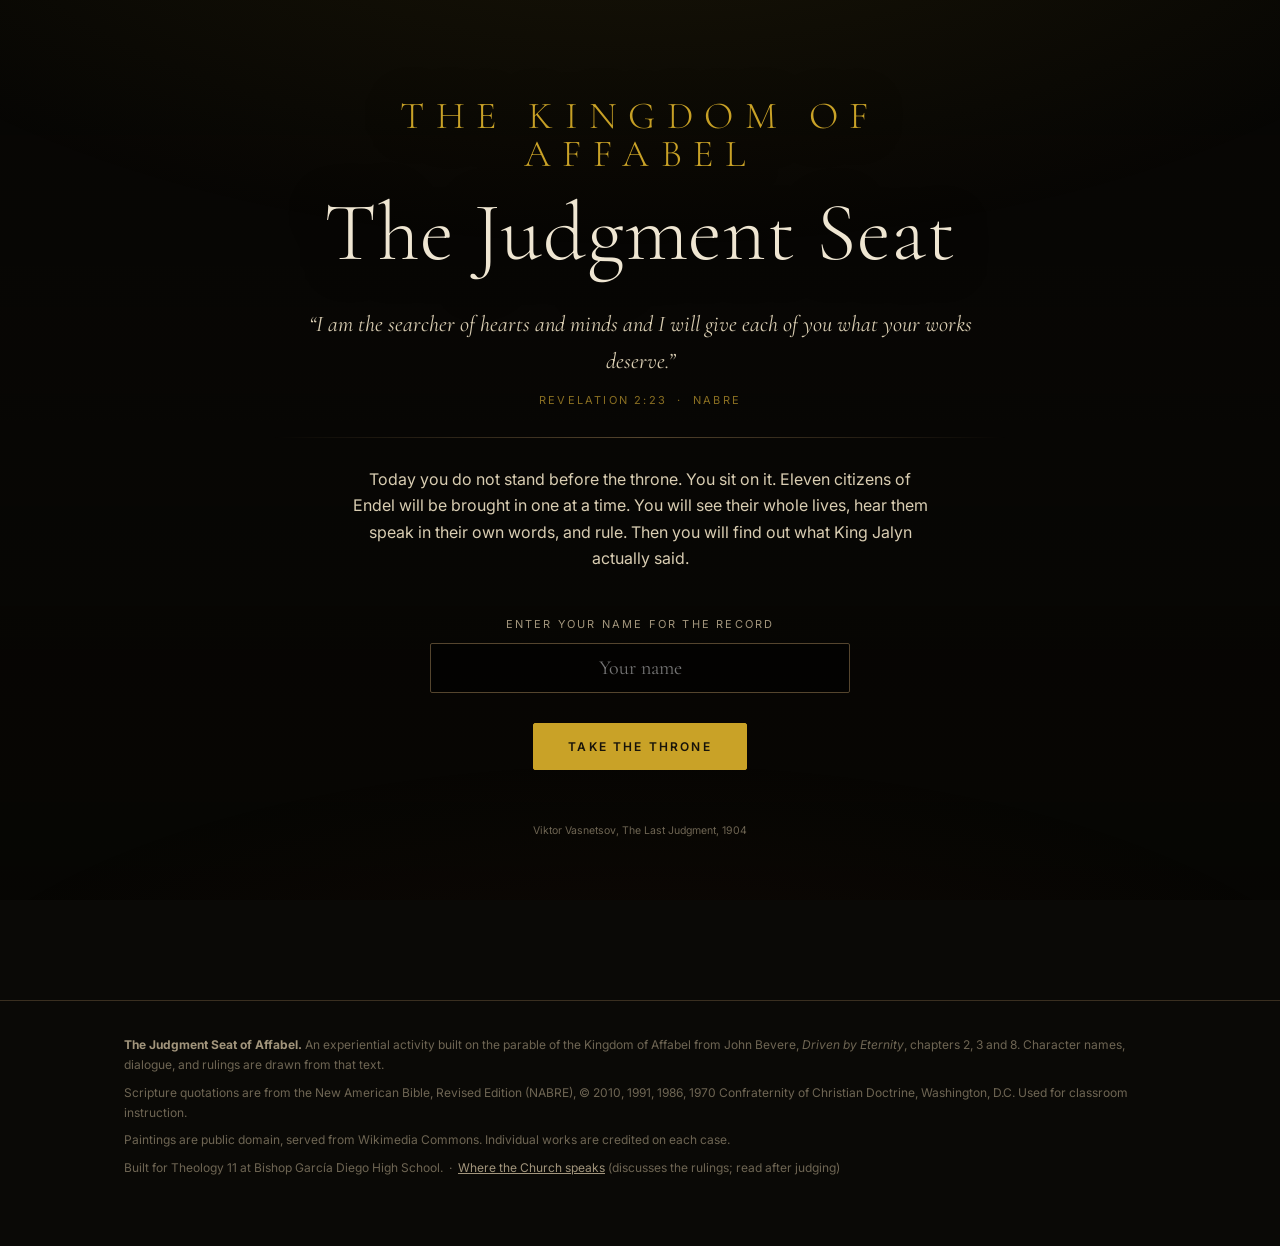
<file: index.html>
<!DOCTYPE html>
<html lang="en">
<head>
<meta charset="utf-8">
<meta name="viewport" content="width=device-width, initial-scale=1">
<title>The Judgment Seat of Affabel</title>
<meta name="description" content="Take the throne of King Jalyn and rule on eleven citizens of Endel. An experiential activity on the parable of the Kingdom of Affabel.">
<meta name="color-scheme" content="dark">
<link rel="preconnect" href="https://fonts.googleapis.com">
<link rel="preconnect" href="https://fonts.gstatic.com" crossorigin>
<link href="https://fonts.googleapis.com/css2?family=Cormorant+Garamond:ital,wght@0,300;0,400;0,500;1,300;1,400&family=Inter:wght@400;600&display=swap" rel="stylesheet">
<link rel="stylesheet" href="assets/styles.css">
<link rel="icon" href="data:image/svg+xml,<svg xmlns='http://www.w3.org/2000/svg' viewBox='0 0 100 100'><text y='.9em' font-size='90'>&#9878;</text></svg>">
</head>
<body>

<div class="hero-art" id="heroArt" aria-hidden="true"></div>

<!-- ============ TITLE ============ -->
<section class="screen active" id="title">
  <div class="title-inner">
    <h1><em>The Kingdom of Affabel</em>The Judgment Seat</h1>

    <p class="title-verse">“I am the searcher of hearts and minds and I will give each of you what your works deserve.”</p>
    <p class="title-cite">Revelation 2:23 &nbsp;·&nbsp; NABRE</p>

    <hr class="rule">

    <p style="color:var(--parchment-2);max-width:36em;margin:0 auto">
      Today you do not stand before the throne. You sit on it.
      Eleven citizens of Endel will be brought in one at a time. You will see their whole lives,
      hear them speak in their own words, and rule. Then you will find out what King Jalyn actually said.
    </p>

    <div class="namebox">
      <label for="judgeName">Enter your name for the record</label>
      <input type="text" id="judgeName" autocomplete="off" spellcheck="false" placeholder="Your name">
    </div>

    <p id="resumeNote" hidden style="font-size:13px;color:var(--gold);margin-top:16px">
      You have <span id="resumeCount"></span> case(s) already on record. They are saved on this device.
    </p>

    <div style="margin-top:30px">
      <button class="btn btn-solid" id="beginBtn">Take the throne</button>
    </div>

    <p style="font-size:10.5px;color:var(--faint);margin-top:52px" id="heroCredit"></p>
  </div>
</section>

<!-- ============ BRIEFING ============ -->
<section class="screen" id="briefing">
  <div class="wrap pad">

    <div class="section-head">
      <span class="eyebrow">The Chief Guard's briefing</span>
      <h2>Before the doors open</h2>
    </div>

    <p class="lede">
      He has always loved them, and he has yearned for this day. Though they have never met him,
      he has seen them. He has beheld their hearts and discerned their fruit. Nothing has been hidden.
      Know that his judgment is just. None will be slighted or misrepresented.
    </p>

    <hr class="rule">

    <h3 style="font-size:1.9rem;margin-bottom:6px">The question put to every citizen</h3>
    <div class="scroll-quote">
      Prepare a full account of your stewardship, because you can no longer be my steward.
      <cite>Luke 16:2 &nbsp;·&nbsp; NABRE</cite>
    </div>
    <p style="color:var(--parchment-2);max-width:44em">
      A screen above the throne replays the citizen's entire life from the first day of school until the day before.
      Every deed. Every word. Every motive behind both. The whole assembly watches it with you.
    </p>
    <div class="scroll-quote">
      No creature is concealed from him, but everything is naked and exposed to the eyes of him to whom we must render an account.
      <cite>Hebrews 4:13 &nbsp;·&nbsp; NABRE</cite>
    </div>

    <hr class="rule">

    <h3 style="font-size:1.9rem">The two destinations</h3>
    <p style="color:var(--muted);max-width:44em;margin-top:-4px">
      After the review, the Chief Scribe is asked one question: is this name found in the Book of Life?
      Everything else follows from the answer.
    </p>

    <div class="law-grid">
      <div class="law law-affabel">
        <div class="docket-thumb" id="briefAffabelArt" style="aspect-ratio:16/9;border-radius:2px;margin-bottom:16px"></div>
        <span class="eyebrow">Destination one</span>
        <h3>Affabel</h3>
        <p>The city itself. Citizenship for the rest of their life. But the parable is blunt that not all citizens are rewarded equally, and the difference is enormous.</p>
        <ul class="tierlist">
          <li><strong>A throne beside mine</strong> Underruler in the Regal Center, governing the city and the outer realms.</li>
          <li><strong>The mountains</strong> The midsection. Creative work, a good home, a real place.</li>
          <li><strong>The flatlands</strong> The least in the kingdom. Labor-intensive work, the back rows of the hall.</li>
        </ul>
      </div>

      <div class="law law-lone">
        <div class="docket-thumb" id="briefLoneArt" style="aspect-ratio:16/9;border-radius:2px;margin-bottom:16px"></div>
        <span class="eyebrow">Destination two</span>
        <h3>The forsaken land of Lone</h3>
        <p>A windowless metal structure in the Great Desert of Fire, and one place beneath it. Utter darkness, hopelessness, and loneliness for the remainder of their life.</p>
        <ul class="tierlist">
          <li><strong>The lower level</strong> For those who never truly knew, yet still did what deserves exile.</li>
          <li><strong>The upper level</strong> Where the heat is greatest. For those who knew and refused.</li>
          <li><strong>The dungeon beneath</strong> Alone, near the sulfur rocks. The blackness of darkness, reserved forever.</li>
        </ul>
      </div>
    </div>

    <hr class="rule">

    <h3 style="font-size:1.9rem">How you will rule</h3>
    <p style="color:var(--parchment-2);max-width:44em">
      Three decisions on every case. First the destination. Then the station or the measure.
      Then the hardest one: name the Scripture your judgment rests on. A verdict you cannot ground in the writings
      is not a judgment, it is an opinion.
    </p>
    <p style="color:var(--muted);max-width:44em;font-size:15px">
      One warning. The docket is deliberately shuffled. Do not assume the person in front of you came from
      the same hall as the last one, and do not assume the pattern you just spotted will hold.
    </p>

    <hr class="rule">

    <h3 style="font-size:1.9rem">One thing to keep in mind</h3>
    <p style="color:var(--parchment-2);max-width:44em">
      This parable is not a Catholic document. It was written by John Bevere, and it is an allegory rather
      than a catechism. It gets a great deal right, and it leaves one large thing out.
      Every ruling you read will be followed by the Church's own words on the same question, quoted from the
      Catechism, including the places where the two do not line up.
    </p>
    <p style="color:var(--muted);max-width:44em;font-size:15px">
      If you want the doctrine gathered in one place instead of case by case, it is
      <a href="catechism.html" style="color:var(--gold-lit)">here</a>, though that page discusses
      the rulings by name, so it is better read after you have judged than before.
    </p>

    <div class="btn-row" style="margin-top:36px;justify-content:center">
      <button class="btn btn-solid" id="toDocket">Open the docket</button>
    </div>
  </div>
</section>

<!-- ============ DOCKET ============ -->
<section class="screen" id="docket">
  <div class="topbar"><div class="wrap">
    <span class="topbar-title">The Judgment Seat of <b>Affabel</b></span>
    <div class="btn-row">
      <button class="btn btn-ghost" id="reviewLawBtn">The law</button>
      <button class="btn btn-ghost" id="recordBtn">Verdict record</button>
    </div>
  </div></div>

  <div class="wrap pad">
    <div class="section-head">
      <span class="eyebrow">The docket</span>
      <h2>Eleven citizens of Endel</h2>
    </div>
    <p class="lede" id="docketGreeting"></p>

    <div class="progress-line">
      <span class="progress-text">Progress</span>
      <div class="progress-track"><div class="progress-fill" id="progressFill" style="width:0"></div></div>
      <span class="progress-text" id="progressText"></span>
    </div>

    <div class="docket-grid" id="docketGrid"></div>

    <div class="btn-row" style="margin-top:44px;justify-content:center">
      <button class="btn btn-ghost" id="resetBtn">Clear all verdicts</button>
    </div>
  </div>
</section>

<!-- ============ CASE ============ -->
<section class="screen" id="case">
  <div class="topbar"><div class="wrap">
    <span class="topbar-title" id="caseIndex"></span>
    <button class="btn btn-ghost" id="backToDocket">Back to docket</button>
  </div></div>

  <div class="wrap">
    <div class="case-portrait" id="casePortrait"></div>
    <p class="art-credit" id="caseArtCredit"></p>

    <div class="case-head">
      <div>
        <h1 class="case-name" id="caseName"></h1>
        <div class="case-trade" id="caseTrade"></div>
      </div>
    </div>

    <p style="font-family:var(--serif);font-size:1.3rem;color:var(--parchment-2);max-width:44em" id="caseApproach"></p>
    <p style="color:var(--muted);max-width:44em" id="caseIntro"></p>

    <!-- life review -->
    <div class="phase">
      <div class="phase-label"><span class="n">I</span><h3>The life review</h3></div>
      <p style="color:var(--faint);font-size:14px;margin-top:-8px;margin-bottom:14px">
        Every deed, word, and motive, played before the assembly.
      </p>
      <ul class="evidence" id="evidenceList"></ul>
    </div>

    <!-- plea -->
    <div class="phase">
      <div class="phase-label"><span class="n">II</span><h3>The defendant speaks</h3></div>
      <p class="phase-hint">This is the account they give of themselves before any ruling. What they say afterward is a different matter.</p>
      <div class="plea" id="pleaBox"></div>
      <p class="plea-note" id="pleaNote" hidden></p>
    </div>

    <!-- verdict -->
    <div class="phase" id="phaseVerdict">
      <div class="phase-label"><span class="n">III</span><h3>Your verdict</h3></div>
      <p class="your-call">Where does this citizen go?</p>
      <div class="choices choices-2" id="verdictChoices"></div>
    </div>

    <!-- station / measure -->
    <div class="phase" id="phaseMeasure" hidden>
      <div class="phase-label"><span class="n">IV</span><h3 id="measureHeading"></h3></div>
      <p class="your-call" id="measureSub"></p>
      <div class="choices" id="measureChoices"></div>
    </div>

    <!-- select the texts -->
    <div class="phase" id="phaseTexts" hidden>
      <div class="phase-label"><span class="n">V</span><h3>Ground your judgment</h3></div>
      <p class="your-call">Select every text your ruling rests on. There may be one. There may be several.</p>
      <p class="phase-hint">All five are genuinely in play for this case. Some of them Jalyn used. Some are the ones people reach for and get wrong.</p>
      <div class="choices" id="textChoices"></div>
      <div class="phase-foot">
        <span class="progress-text" id="textCount">None selected</span>
        <button class="btn btn-solid" id="lockTextsBtn" disabled>Lock these texts</button>
      </div>
    </div>

    <!-- justify each text -->
    <div class="phase" id="phaseReading" hidden>
      <div class="phase-label"><span class="n">VI</span><h3>Explain the reading</h3></div>
      <p class="your-call">For each text you selected, say how it justifies the ruling you just gave.</p>
      <p class="phase-hint">Naming the right verse is not the same as reading it correctly. This is the part Jalyn actually argues with people about.</p>
      <div id="readingChoices"></div>
      <div class="phase-foot">
        <span class="progress-text" id="readingProgress"></span>
        <button class="btn btn-solid" id="deliverBtn" disabled>Deliver the judgment</button>
      </div>
    </div>

    <!-- ruling -->
    <div class="ruling" id="rulingBox" hidden>
      <div class="ruling-banner" id="rulingBanner"></div>
      <div class="ruling-body" id="rulingBody"></div>
    </div>

    <div class="btn-row" id="caseNav" hidden style="margin-top:34px;justify-content:center">
      <button class="btn btn-solid" id="nextCaseBtn"></button>
      <button class="btn btn-ghost" id="returnBtn">Return to docket</button>
    </div>

    <div style="height:70px"></div>
  </div>
</section>

<!-- ============ RECORD ============ -->
<section class="screen" id="record">
  <div class="topbar"><div class="wrap">
    <span class="topbar-title">Verdict record</span>
    <div class="btn-row">
      <button class="btn btn-ghost" id="backFromRecord">Back to docket</button>
      <button class="btn btn-ghost" id="printBtn">Print / save PDF</button>
    </div>
  </div></div>

  <div class="wrap pad">
    <div class="section-head">
      <span class="eyebrow">The bench of</span>
      <h2 id="recordJudge"></h2>
      <p style="font-size:12px;letter-spacing:.16em;text-transform:uppercase;color:var(--muted);margin-top:8px" id="recordDate"></p>
    </div>

    <div class="tally">
      <div class="tally-cell"><div class="tally-num" id="tallyVerdict"></div><div class="tally-lab">Verdicts matched</div></div>
      <div class="tally-cell"><div class="tally-num" id="tallyStation"></div><div class="tally-lab">Stations matched</div></div>
      <div class="tally-cell"><div class="tally-num" id="tallyTexts"></div><div class="tally-lab">Texts Jalyn used, found</div>
        <div class="tally-sub" id="tallyWrongTexts"></div></div>
      <div class="tally-cell"><div class="tally-num" id="tallyReason"></div><div class="tally-lab">Read as Jalyn read them</div></div>
      <div class="tally-cell"><div class="tally-num" id="tallyHarsh"></div><div class="tally-lab">Harsher than Jalyn</div></div>
      <div class="tally-cell"><div class="tally-num" id="tallySoft"></div><div class="tally-lab">Gentler than Jalyn</div></div>
    </div>

    <p class="lede" id="recordRead" style="text-align:left"></p>

    <hr class="rule">

    <div class="table-scroll">
      <table class="record-table">
        <thead><tr>
          <th>Citizen</th><th>Your ruling</th><th>Verdict</th><th>Station</th><th>Texts found</th><th>Reasoning</th>
        </tr></thead>
        <tbody id="recordRows"></tbody>
      </table>
    </div>

    <div class="closing">
      <div class="docket-thumb" id="recordArt" style="aspect-ratio:21/9;border-radius:2px;margin-bottom:28px"></div>
      <h3>You have judged eleven people today</h3>
      <div class="scroll-quote">
        “I am the searcher of hearts and minds and I will give each of you what your works deserve.”
        <cite>Revelation 2:23 &nbsp;·&nbsp; NABRE</cite>
      </div>
      <p style="color:var(--parchment-2);max-width:36em;margin:22px auto 0">
        Every one of them was certain they knew how this would go. Two of them were right.
        The parable ends by handing the question back: if your own life were on that screen this afternoon,
        every deed and every word and the motive under each one, what would the assembly see?
      </p>
      <p style="font-family:var(--serif);font-size:1.25rem;font-style:italic;color:var(--gold-lit);margin-top:24px">
        Beauty had been theirs for the choosing.
      </p>
    </div>
  </div>
</section>

<footer class="foot">
  <div class="wrap">
    <p><strong style="color:var(--muted)">The Judgment Seat of Affabel.</strong>
       An experiential activity built on the parable of the Kingdom of Affabel from John Bevere, <em>Driven by Eternity</em>, chapters 2, 3 and 8.
       Character names, dialogue, and rulings are drawn from that text.</p>
    <p>Scripture quotations are from the New American Bible, Revised Edition (NABRE), &copy; 2010, 1991, 1986, 1970
       Confraternity of Christian Doctrine, Washington, D.C. Used for classroom instruction.</p>
    <p>Paintings are public domain, served from Wikimedia Commons. Individual works are credited on each case.</p>
    <p>Built for Theology 11 at Bishop García Diego High School. &nbsp;·&nbsp; <a href="catechism.html">Where the Church speaks</a> <span style="color:var(--faint)">(discusses the rulings; read after judging)</span></p>
  </div>
</footer>

<script src="assets/data.js"></script>
<script src="assets/cases.js"></script>
<script src="assets/magisterium.js"></script>
<script src="assets/app.js"></script>
</body>
</html>
</file>
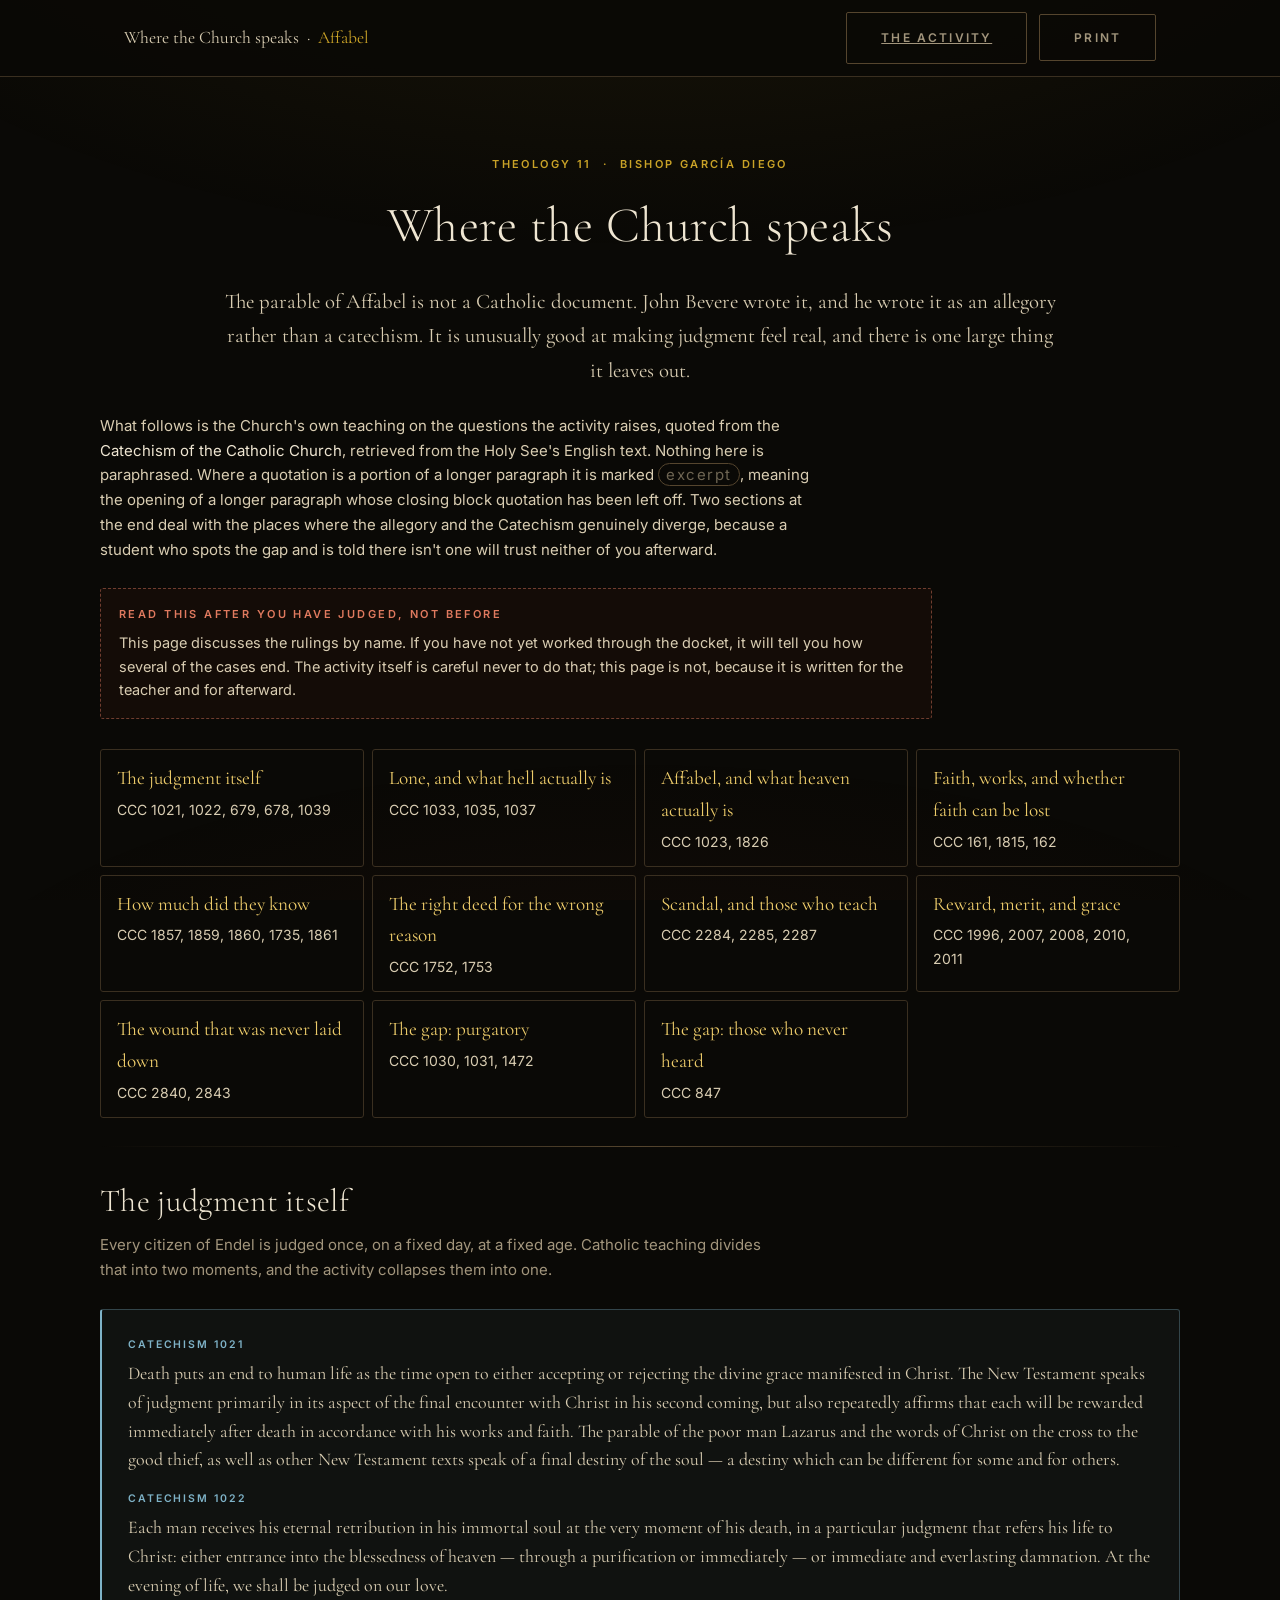
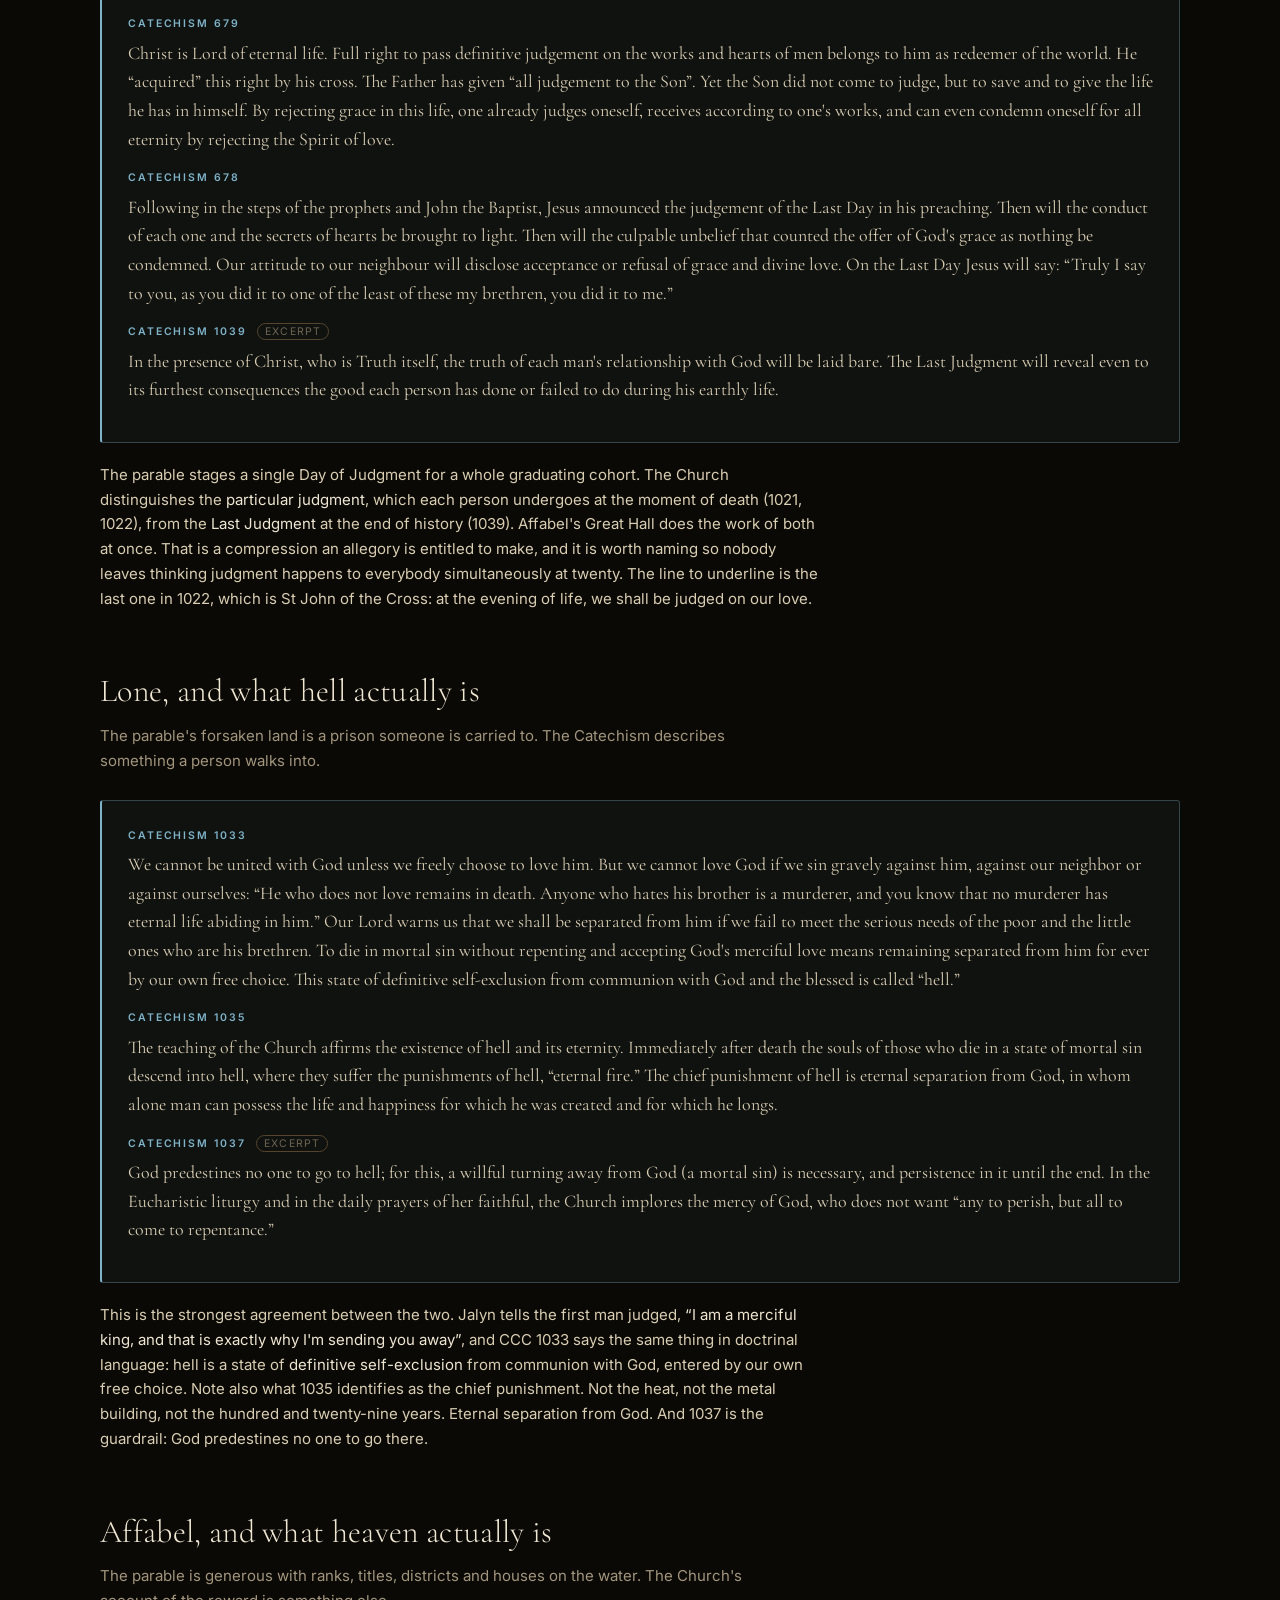
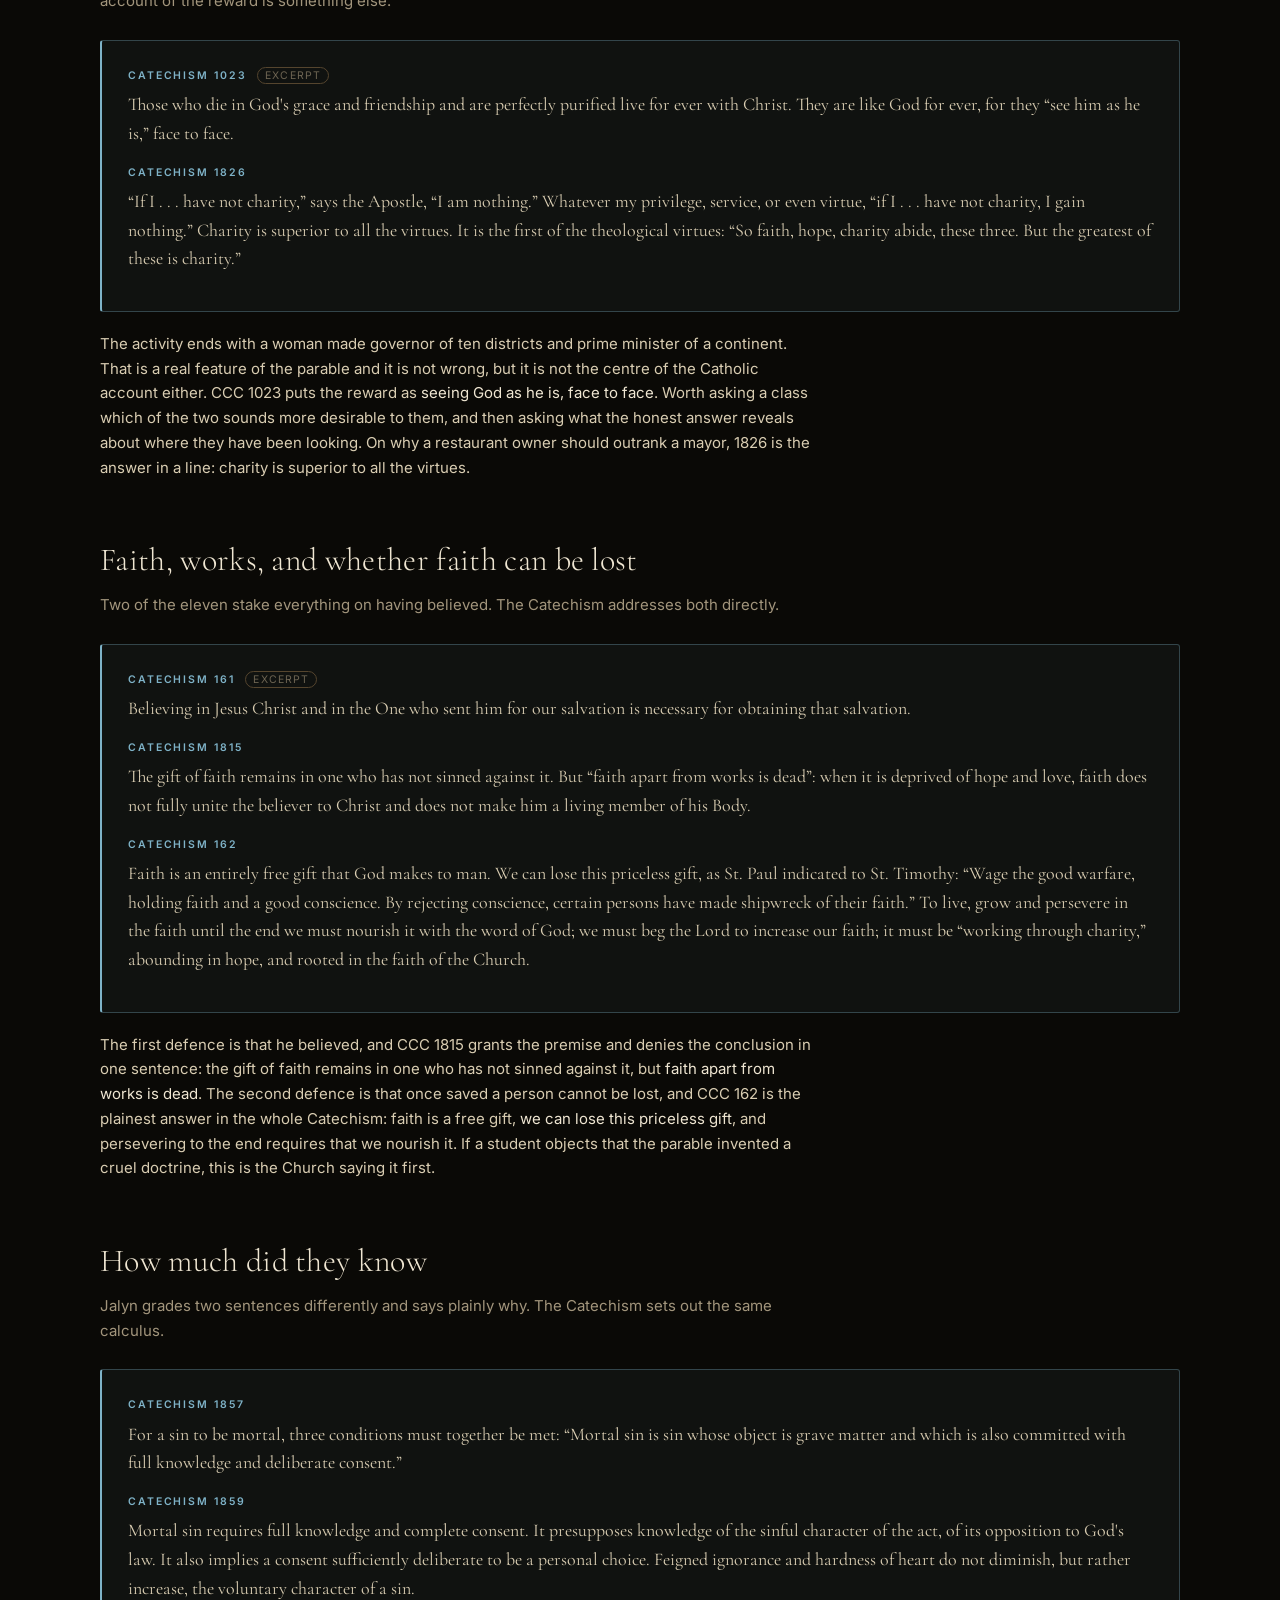
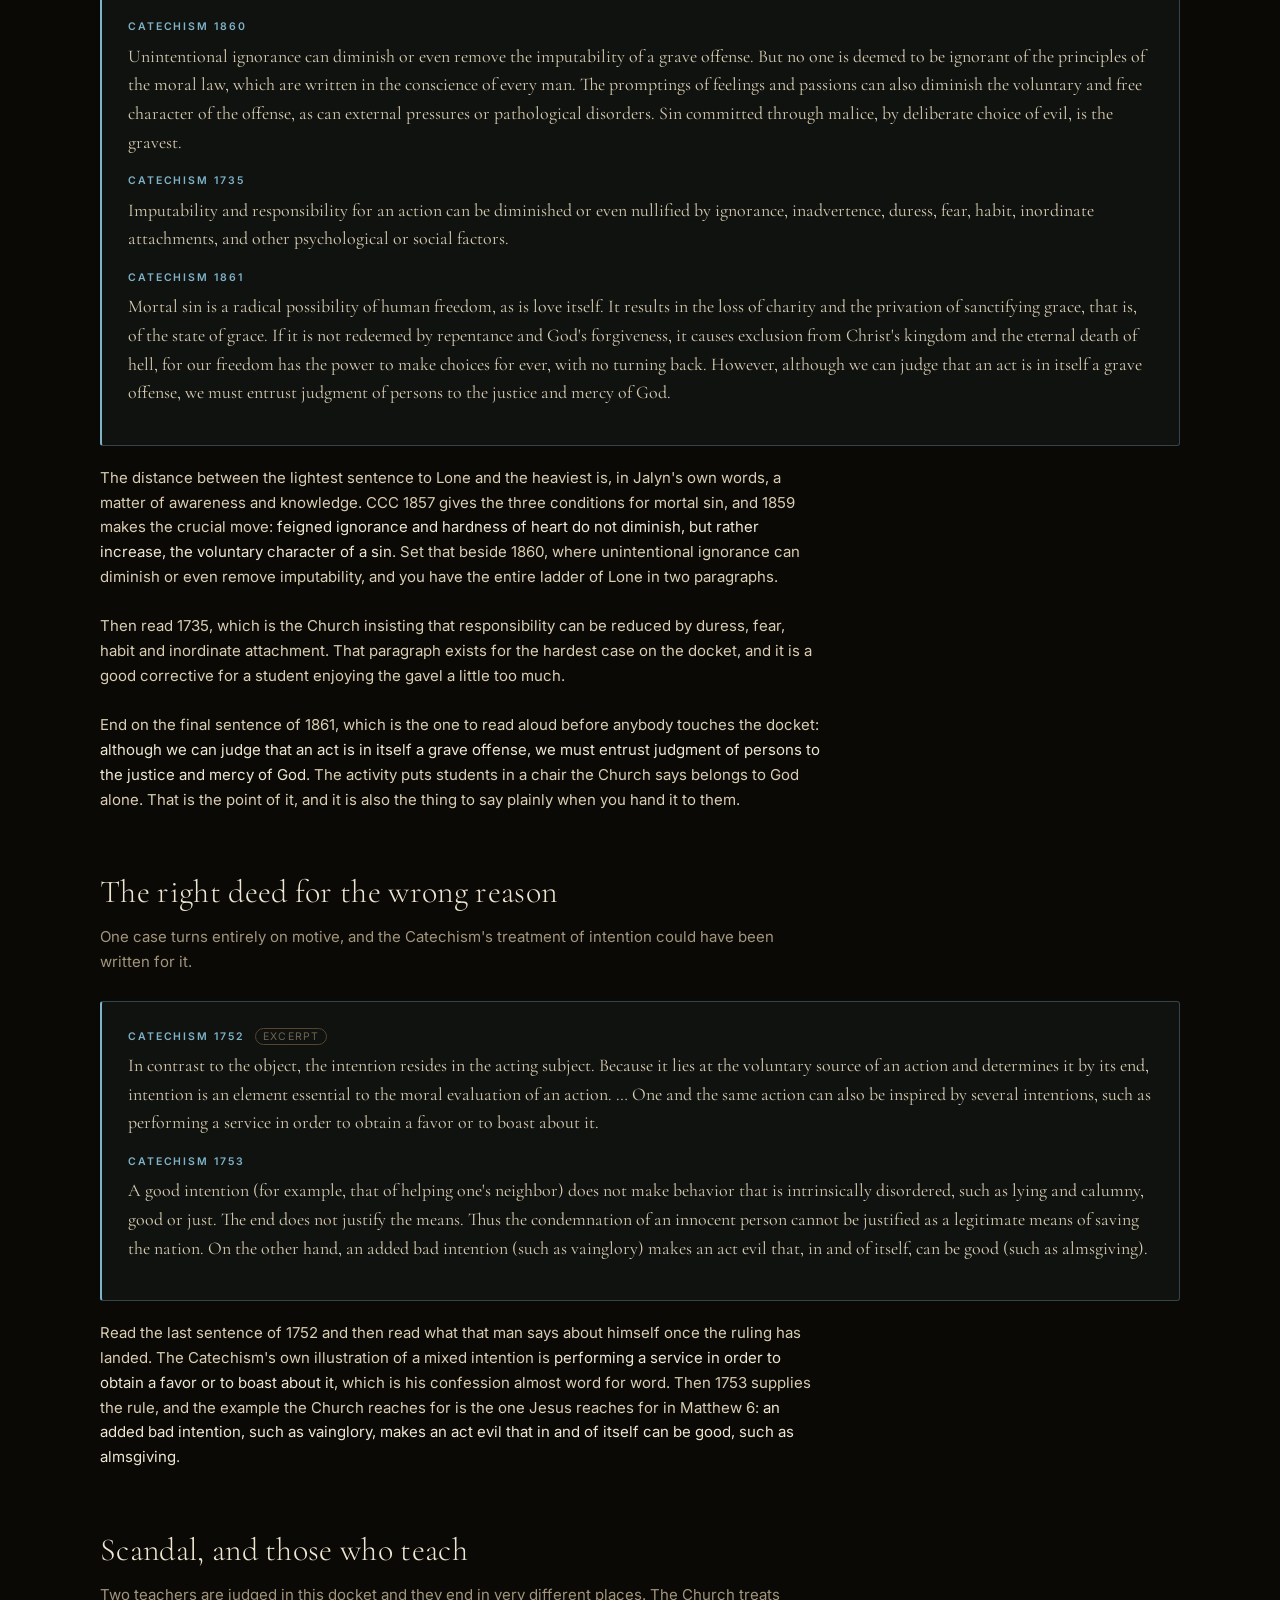
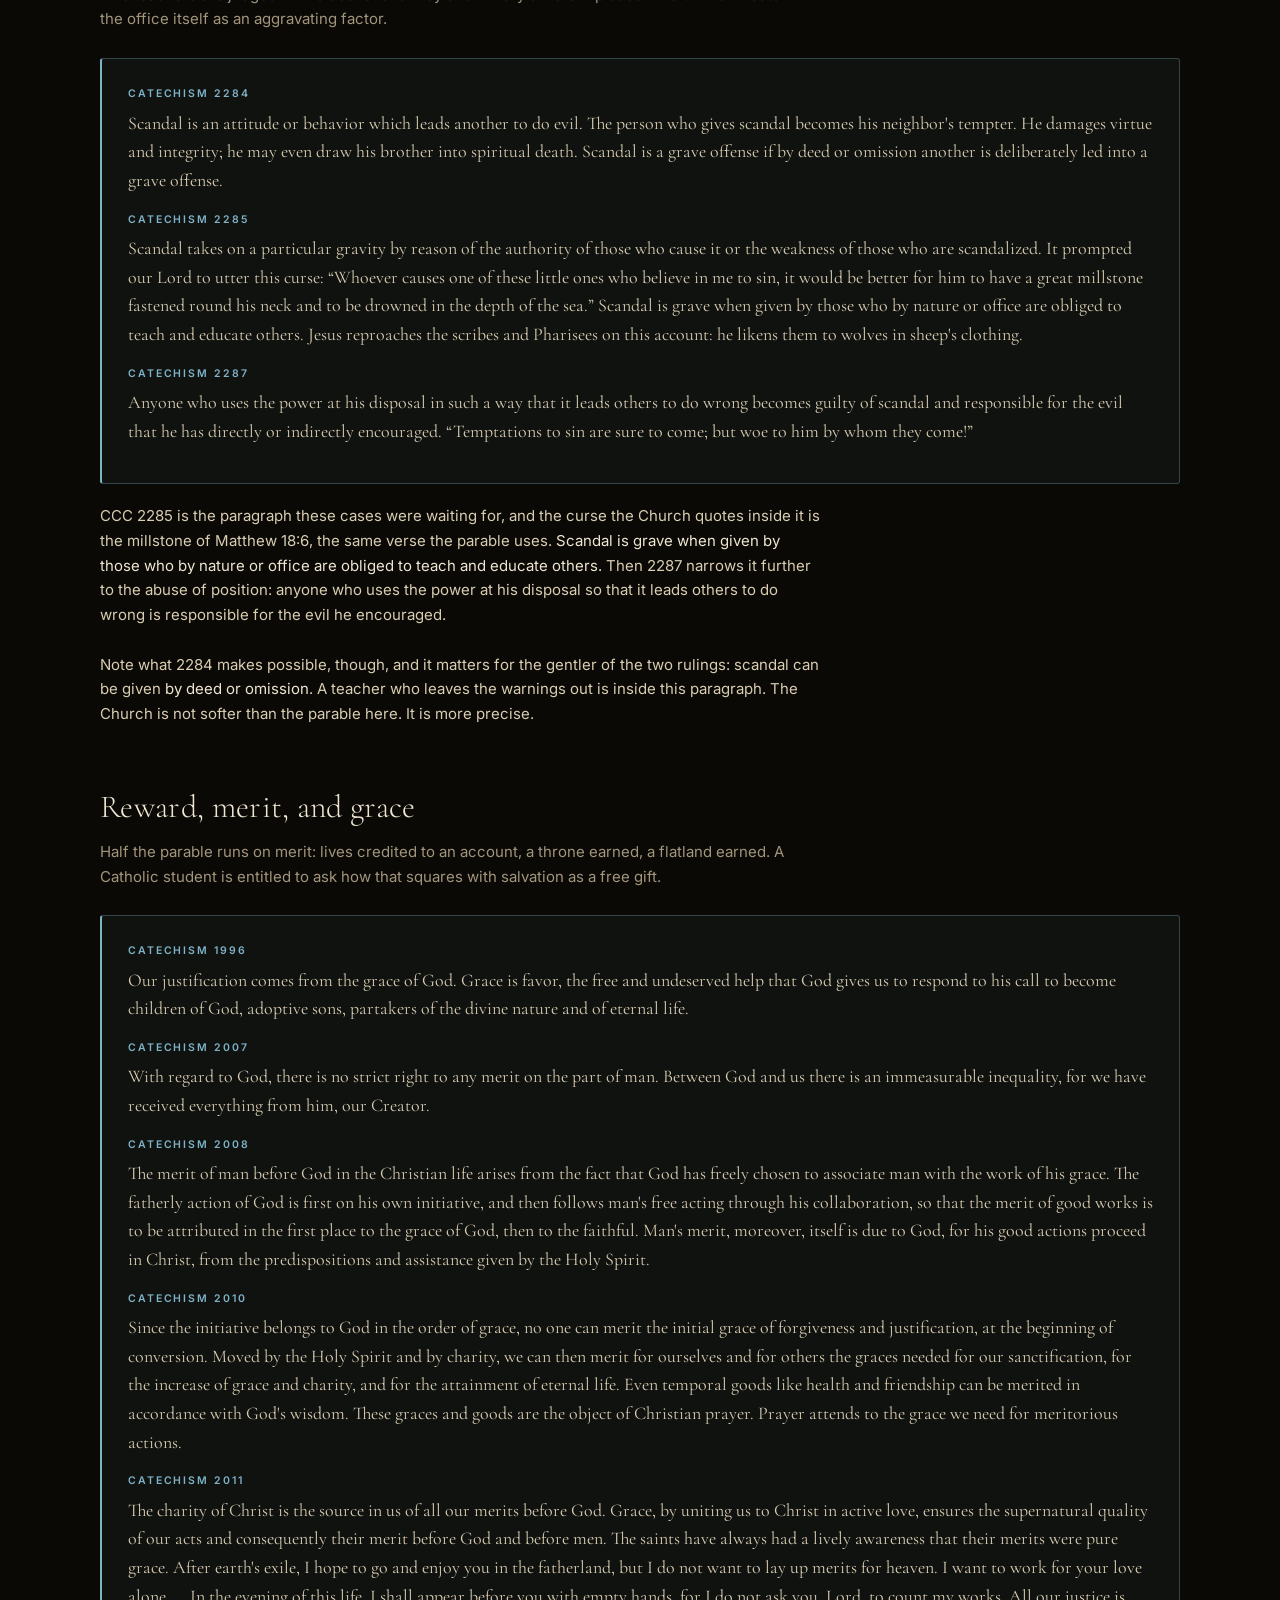
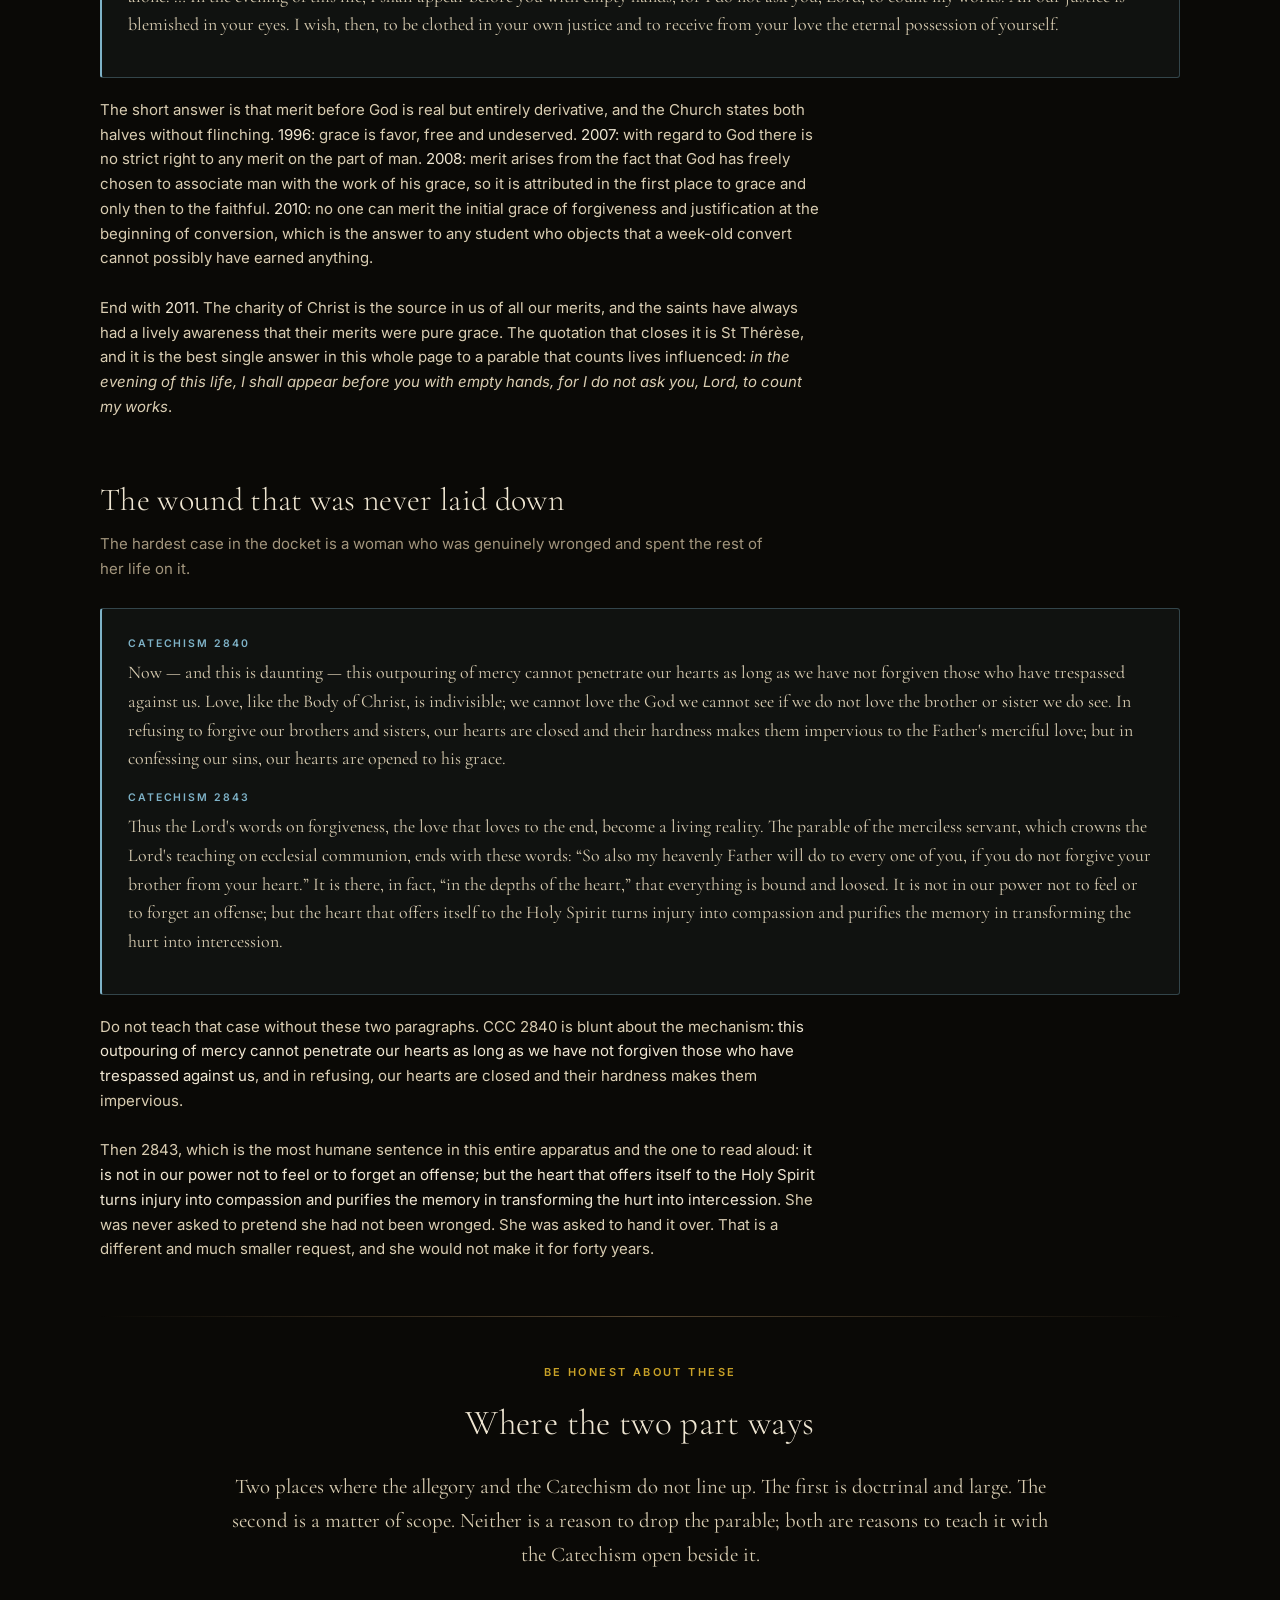
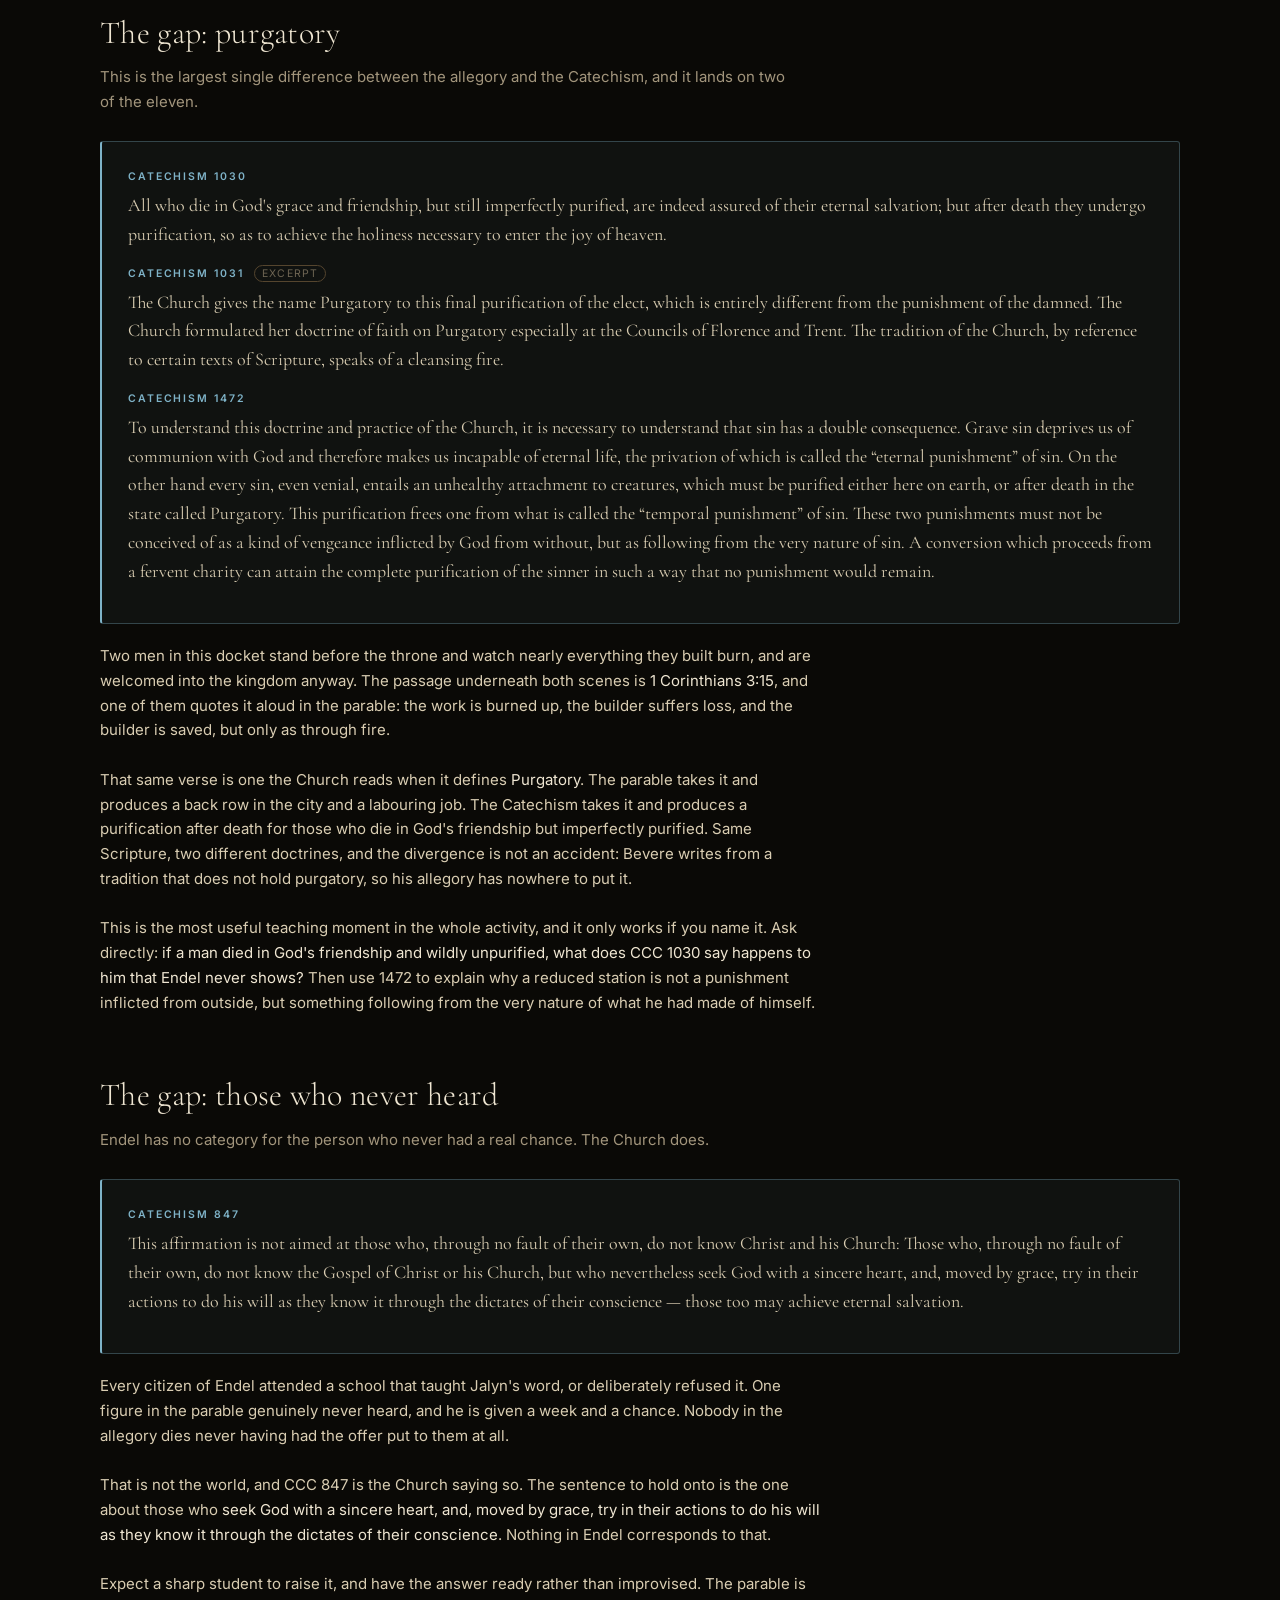
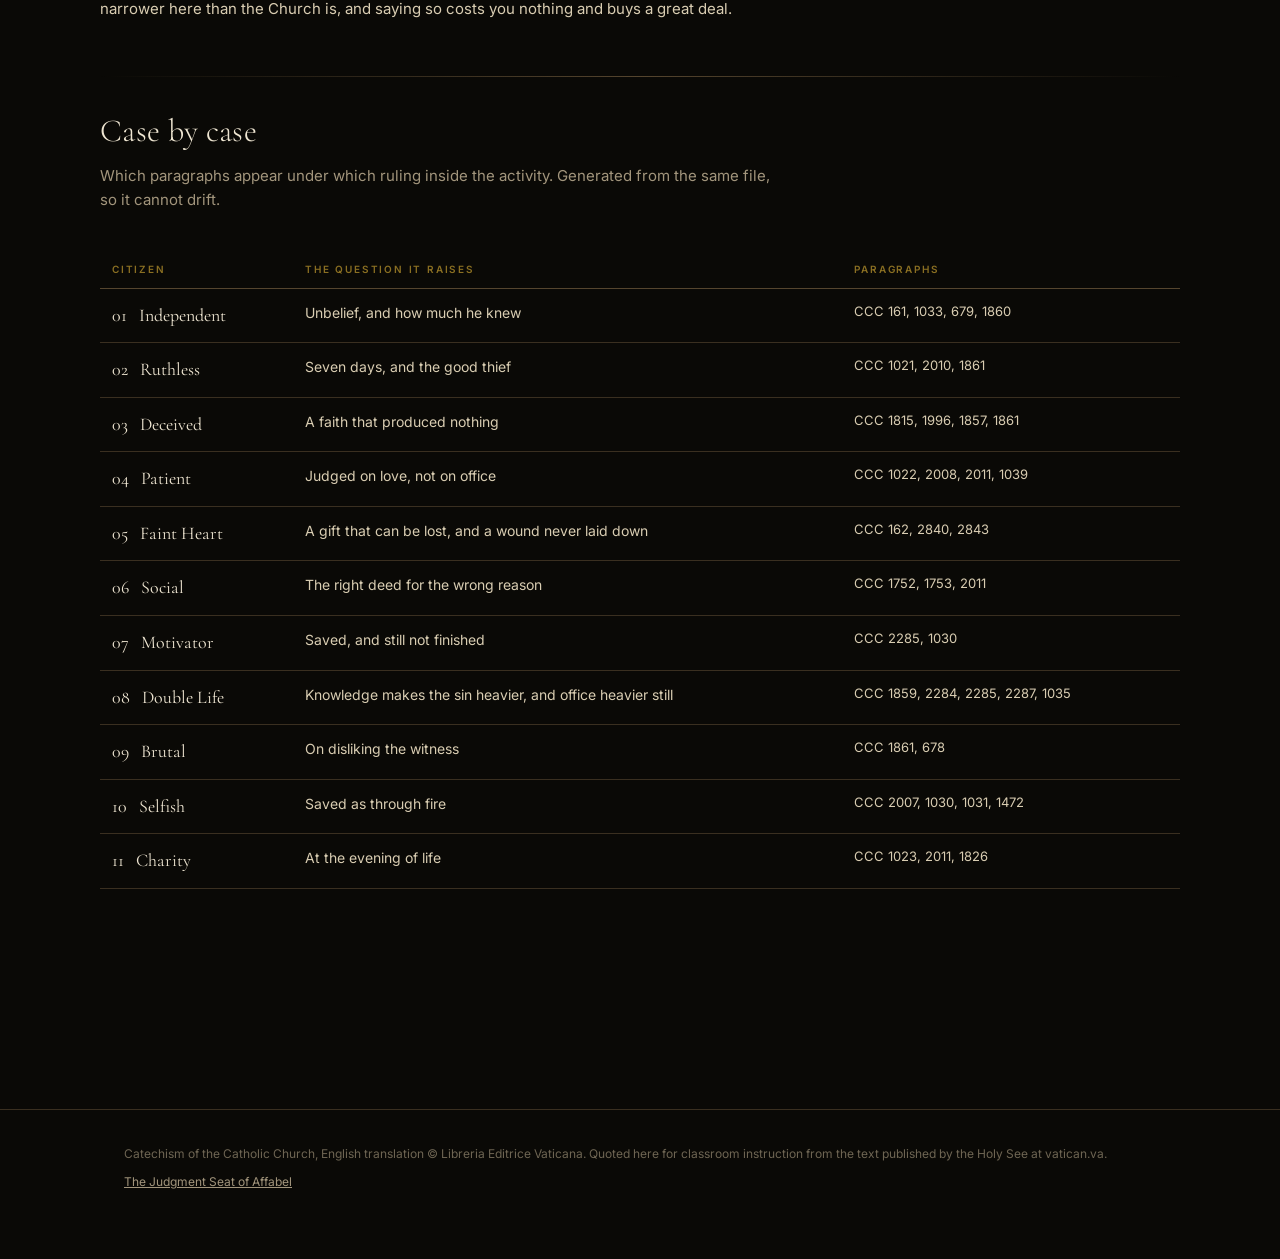
<file: catechism.html>
<!DOCTYPE html>
<html lang="en">
<head>
<meta charset="utf-8">
<meta name="viewport" content="width=device-width, initial-scale=1">
<title>Where the Church Speaks · Affabel</title>
<meta name="description" content="The Catechism of the Catholic Church alongside the parable of the Kingdom of Affabel, including the places where the two do not line up.">
<meta name="color-scheme" content="dark">
<link rel="preconnect" href="https://fonts.googleapis.com">
<link rel="preconnect" href="https://fonts.gstatic.com" crossorigin>
<link href="https://fonts.googleapis.com/css2?family=Cormorant+Garamond:ital,wght@0,300;0,400;0,500;1,300;1,400&family=Inter:wght@400;600&display=swap" rel="stylesheet">
<link rel="stylesheet" href="assets/styles.css">
<link rel="icon" href="data:image/svg+xml,<svg xmlns='http://www.w3.org/2000/svg' viewBox='0 0 100 100'><text y='.9em' font-size='90'>&#9878;</text></svg>">
<style>
  .screen { display: block; }
  .doc { margin-bottom: 54px; scroll-margin-top: 96px; }
  .doc > h3 { font-size: 2rem; margin: 0 0 6px; }
  .doc > .sub { color: var(--muted); font-size: 15px; margin: 0 0 22px; max-width: 46em; }
  .toc { display: grid; gap: 8px; grid-template-columns: repeat(auto-fit, minmax(230px, 1fr)); margin: 30px 0 0; }
  .toc a { display: block; padding: 13px 16px; border: 1px solid var(--edge); border-radius: 3px;
    color: var(--parchment-2); text-decoration: none; font-size: 14px; transition: border-color .2s, color .2s; }
  .toc a:hover { border-color: var(--gold-dim); color: var(--parchment); }
  .toc a b { display: block; font-family: var(--serif); font-size: 1.2rem; font-weight: 400;
    color: var(--gold-lit); margin-bottom: 3px; }
  .gloss { font-size: 15px; color: var(--parchment-2); max-width: 48em; margin: 0 0 18px; }
  .gloss b { color: var(--parchment); font-weight: 400; }
  .maps { width:100%; border-collapse: collapse; margin-top: 16px; font-size: 14px; }
  .maps th { text-align:left; font-size:10px; letter-spacing:.18em; text-transform:uppercase;
    color: var(--gold-dim); font-weight:600; padding:10px 12px; border-bottom:1px solid var(--edge-2); }
  .maps td { padding:12px; border-bottom:1px solid var(--edge); color:var(--parchment-2); vertical-align:top; }
  .maps td:first-child { font-family:var(--serif); font-size:1.12rem; color:var(--parchment); white-space:nowrap; }
  @media print {
    .topbar, .toc { display:none !important; }
    .ccc, .ccc-tension, .maps td, .maps th { border-color:#999 !important; background:#fff !important; }
    .ccc-para p, .ccc-note, .gloss, .maps td, h2, h3, .doc > h3 { color:#000 !important; }
  }
</style>
</head>
<body>

<section class="screen active">
  <div class="topbar"><div class="wrap">
    <span class="topbar-title">Where the Church speaks &nbsp;·&nbsp; <b>Affabel</b></span>
    <div class="btn-row">
      <a class="btn btn-ghost" href="index.html">The activity</a>
      <button class="btn btn-ghost" onclick="window.print()">Print</button>
    </div>
  </div></div>

  <div class="wrap pad">

    <div class="section-head">
      <span class="eyebrow">Theology 11 &nbsp;·&nbsp; Bishop García Diego</span>
      <h2>Where the Church speaks</h2>
    </div>

    <p class="lede">
      The parable of Affabel is not a Catholic document. John Bevere wrote it, and he wrote it
      as an allegory rather than a catechism. It is unusually good at making judgment feel real,
      and there is one large thing it leaves out.
    </p>

    <p class="gloss" style="margin-top:26px">
      What follows is the Church's own teaching on the questions the activity raises, quoted
      from the <b>Catechism of the Catholic Church</b>, retrieved from the Holy See's English
      text. Nothing here is paraphrased. Where a quotation is a portion of a longer paragraph it
      is marked <span class="ccc-ex" style="margin:0">excerpt</span>, meaning the opening of a longer
      paragraph whose closing block quotation has been left off. Two sections at the end deal with the
      places where the allegory and the Catechism genuinely diverge, because a student who spots the
      gap and is told there isn't one will trust neither of you afterward.
    </p>

    <div class="ccc-tension" style="margin:26px 0 0;max-width:52em">
      <span class="eyebrow">Read this after you have judged, not before</span>
      <p>This page discusses the rulings by name. If you have not yet worked through the docket,
      it will tell you how several of the cases end. The activity itself is careful never to do
      that; this page is not, because it is written for the teacher and for afterward.</p>
    </div>

    <div class="toc" id="toc"></div>

    <hr class="rule">
    <div id="body"></div>

  </div>
</section>

<footer class="foot">
  <div class="wrap">
    <p>Catechism of the Catholic Church, English translation &copy; Libreria Editrice Vaticana.
       Quoted here for classroom instruction from the text published by the Holy See at vatican.va.</p>
    <p><a href="index.html">The Judgment Seat of Affabel</a></p>
  </div>
</footer>

<script src="assets/data.js"></script>
<script src="assets/cases.js"></script>
<script src="assets/magisterium.js"></script>
<script>
(function () {

  const SECTIONS = [
    { id: "judgment", title: "The judgment itself",
      sub: "Every citizen of Endel is judged once, on a fixed day, at a fixed age. Catholic teaching divides that into two moments, and the activity collapses them into one.",
      cites: ["1021", "1022", "679", "678", "1039"],
      gloss: "The parable stages a single Day of Judgment for a whole graduating cohort. The Church distinguishes the <b>particular judgment</b>, which each person undergoes at the moment of death (1021, 1022), from the <b>Last Judgment</b> at the end of history (1039). Affabel's Great Hall does the work of both at once. That is a compression an allegory is entitled to make, and it is worth naming so nobody leaves thinking judgment happens to everybody simultaneously at twenty. The line to underline is the last one in 1022, which is St John of the Cross: at the evening of life, we shall be judged on our love." },

    { id: "hell", title: "Lone, and what hell actually is",
      sub: "The parable's forsaken land is a prison someone is carried to. The Catechism describes something a person walks into.",
      cites: ["1033", "1035", "1037"],
      gloss: "This is the strongest agreement between the two. Jalyn tells the first man judged, <b>“I am a merciful king, and that is exactly why I'm sending you away”</b>, and CCC 1033 says the same thing in doctrinal language: hell is a state of <b>definitive self-exclusion</b> from communion with God, entered by our own free choice. Note also what 1035 identifies as the chief punishment. Not the heat, not the metal building, not the hundred and twenty-nine years. Eternal separation from God. And 1037 is the guardrail: God predestines no one to go there." },

    { id: "heaven", title: "Affabel, and what heaven actually is",
      sub: "The parable is generous with ranks, titles, districts and houses on the water. The Church's account of the reward is something else.",
      cites: ["1023", "1826"],
      gloss: "The activity ends with a woman made governor of ten districts and prime minister of a continent. That is a real feature of the parable and it is not wrong, but it is not the centre of the Catholic account either. CCC 1023 puts the reward as <b>seeing God as he is, face to face</b>. Worth asking a class which of the two sounds more desirable to them, and then asking what the honest answer reveals about where they have been looking. On why a restaurant owner should outrank a mayor, 1826 is the answer in a line: charity is superior to all the virtues." },

    { id: "faith", title: "Faith, works, and whether faith can be lost",
      sub: "Two of the eleven stake everything on having believed. The Catechism addresses both directly.",
      cites: ["161", "1815", "162"],
      gloss: "The first defence is that he believed, and CCC 1815 grants the premise and denies the conclusion in one sentence: the gift of faith remains in one who has not sinned against it, but <b>faith apart from works is dead</b>. The second defence is that once saved a person cannot be lost, and CCC 162 is the plainest answer in the whole Catechism: faith is a free gift, <b>we can lose this priceless gift</b>, and persevering to the end requires that we nourish it. If a student objects that the parable invented a cruel doctrine, this is the Church saying it first." },

    { id: "culpability", title: "How much did they know",
      sub: "Jalyn grades two sentences differently and says plainly why. The Catechism sets out the same calculus.",
      cites: ["1857", "1859", "1860", "1735", "1861"],
      gloss: "The distance between the lightest sentence to Lone and the heaviest is, in Jalyn's own words, a matter of awareness and knowledge. CCC 1857 gives the three conditions for mortal sin, and 1859 makes the crucial move: <b>feigned ignorance and hardness of heart do not diminish, but rather increase, the voluntary character of a sin</b>. Set that beside 1860, where unintentional ignorance can diminish or even remove imputability, and you have the entire ladder of Lone in two paragraphs.<br><br>Then read 1735, which is the Church insisting that responsibility can be reduced by duress, fear, habit and inordinate attachment. That paragraph exists for the hardest case on the docket, and it is a good corrective for a student enjoying the gavel a little too much.<br><br>End on the final sentence of 1861, which is the one to read aloud before anybody touches the docket: <b>although we can judge that an act is in itself a grave offense, we must entrust judgment of persons to the justice and mercy of God</b>. The activity puts students in a chair the Church says belongs to God alone. That is the point of it, and it is also the thing to say plainly when you hand it to them." },

    { id: "motive", title: "The right deed for the wrong reason",
      sub: "One case turns entirely on motive, and the Catechism's treatment of intention could have been written for it.",
      cites: ["1752", "1753"],
      gloss: "Read the last sentence of 1752 and then read what that man says about himself once the ruling has landed. The Catechism's own illustration of a mixed intention is <b>performing a service in order to obtain a favor or to boast about it</b>, which is his confession almost word for word. Then 1753 supplies the rule, and the example the Church reaches for is the one Jesus reaches for in Matthew 6: <b>an added bad intention, such as vainglory, makes an act evil that in and of itself can be good, such as almsgiving</b>." },

    { id: "scandal", title: "Scandal, and those who teach",
      sub: "Two teachers are judged in this docket and they end in very different places. The Church treats the office itself as an aggravating factor.",
      cites: ["2284", "2285", "2287"],
      gloss: "CCC 2285 is the paragraph these cases were waiting for, and the curse the Church quotes inside it is the millstone of Matthew 18:6, the same verse the parable uses. <b>Scandal is grave when given by those who by nature or office are obliged to teach and educate others.</b> Then 2287 narrows it further to the abuse of position: anyone who uses the power at his disposal so that it leads others to do wrong is responsible for the evil he encouraged.<br><br>Note what 2284 makes possible, though, and it matters for the gentler of the two rulings: scandal can be given <b>by deed or omission</b>. A teacher who leaves the warnings out is inside this paragraph. The Church is not softer than the parable here. It is more precise." },

    { id: "merit", title: "Reward, merit, and grace",
      sub: "Half the parable runs on merit: lives credited to an account, a throne earned, a flatland earned. A Catholic student is entitled to ask how that squares with salvation as a free gift.",
      cites: ["1996", "2007", "2008", "2010", "2011"],
      gloss: "The short answer is that merit before God is real but entirely derivative, and the Church states both halves without flinching. <b>1996</b>: grace is favor, free and undeserved. <b>2007</b>: with regard to God there is no strict right to any merit on the part of man. <b>2008</b>: merit arises from the fact that God has freely chosen to associate man with the work of his grace, so it is attributed in the first place to grace and only then to the faithful. <b>2010</b>: no one can merit the initial grace of forgiveness and justification at the beginning of conversion, which is the answer to any student who objects that a week-old convert cannot possibly have earned anything.<br><br>End with <b>2011</b>. The charity of Christ is the source in us of all our merits, and the saints have always had a lively awareness that their merits were pure grace. The quotation that closes it is St Thérèse, and it is the best single answer in this whole page to a parable that counts lives influenced: <i>in the evening of this life, I shall appear before you with empty hands, for I do not ask you, Lord, to count my works</i>." },

    { id: "forgiveness", title: "The wound that was never laid down",
      sub: "The hardest case in the docket is a woman who was genuinely wronged and spent the rest of her life on it.",
      cites: ["2840", "2843"],
      gloss: "Do not teach that case without these two paragraphs. CCC 2840 is blunt about the mechanism: <b>this outpouring of mercy cannot penetrate our hearts as long as we have not forgiven those who have trespassed against us</b>, and in refusing, our hearts are closed and their hardness makes them impervious.<br><br>Then 2843, which is the most humane sentence in this entire apparatus and the one to read aloud: <b>it is not in our power not to feel or to forget an offense; but the heart that offers itself to the Holy Spirit turns injury into compassion and purifies the memory in transforming the hurt into intercession</b>. She was never asked to pretend she had not been wronged. She was asked to hand it over. That is a different and much smaller request, and she would not make it for forty years." }
  ];

  const GAPS = [
    { id: "purgatory", title: "The gap: purgatory",
      sub: "This is the largest single difference between the allegory and the Catechism, and it lands on two of the eleven.",
      cites: ["1030", "1031", "1472"],
      gloss: "Two men in this docket stand before the throne and watch nearly everything they built burn, and are welcomed into the kingdom anyway. The passage underneath both scenes is <b>1 Corinthians 3:15</b>, and one of them quotes it aloud in the parable: the work is burned up, the builder suffers loss, and the builder is saved, but only as through fire.<br><br>That same verse is one the Church reads when it defines <b>Purgatory</b>. The parable takes it and produces a back row in the city and a labouring job. The Catechism takes it and produces a purification after death for those who die in God's friendship but imperfectly purified. Same Scripture, two different doctrines, and the divergence is not an accident: Bevere writes from a tradition that does not hold purgatory, so his allegory has nowhere to put it.<br><br>This is the most useful teaching moment in the whole activity, and it only works if you name it. Ask directly: <b>if a man died in God's friendship and wildly unpurified, what does CCC 1030 say happens to him that Endel never shows?</b> Then use 1472 to explain why a reduced station is not a punishment inflicted from outside, but something following from the very nature of what he had made of himself." },

    { id: "ignorance", title: "The gap: those who never heard",
      sub: "Endel has no category for the person who never had a real chance. The Church does.",
      cites: ["847"],
      gloss: "Every citizen of Endel attended a school that taught Jalyn's word, or deliberately refused it. One figure in the parable genuinely never heard, and he is given a week and a chance. Nobody in the allegory dies never having had the offer put to them at all.<br><br>That is not the world, and CCC 847 is the Church saying so. The sentence to hold onto is the one about those who <b>seek God with a sincere heart, and, moved by grace, try in their actions to do his will as they know it through the dictates of their conscience</b>. Nothing in Endel corresponds to that.<br><br>Expect a sharp student to raise it, and have the answer ready rather than improvised. The parable is narrower here than the Church is, and saying so costs you nothing and buys a great deal." }
  ];

  function render(list) {
    return list.map(sec => {
      const paras = sec.cites.map(n => {
        const p = CCC[n];
        if (!p) return "";
        return `<div class="ccc-para">
          <div class="ccc-ref">Catechism ${n}${p.excerpt ? ' <span class="ccc-ex">excerpt</span>' : ""}</div>
          <p>${p.text}</p>
        </div>`;
      }).join("");
      return `<div class="doc" id="${sec.id}">
        <h3>${sec.title}</h3>
        <p class="sub">${sec.sub}</p>
        ${paras ? `<div class="ccc">${paras}</div>` : ""}
        <p class="gloss" style="margin-top:20px">${sec.gloss}</p>
      </div>`;
    }).join("");
  }

  const ALL = SECTIONS.concat(GAPS);
  document.getElementById("body").innerHTML =
    render(SECTIONS) +
    `<hr class="rule">
     <div class="section-head" style="margin:40px 0 10px">
       <span class="eyebrow">Be honest about these</span>
       <h2 style="font-size:2.2rem">Where the two part ways</h2>
     </div>
     <p class="lede" style="margin-bottom:34px">Two places where the allegory and the Catechism do not line up. The first is doctrinal and large. The second is a matter of scope. Neither is a reason to drop the parable; both are reasons to teach it with the Catechism open beside it.</p>` +
    render(GAPS);

  document.getElementById("toc").innerHTML = ALL.map(s =>
    `<a href="#${s.id}"><b>${s.title}</b>${s.cites.length ? "CCC " + s.cites.join(", ") : "references only"}</a>`
  ).join("");

  /* a short map from each case to its paragraphs, generated from the same file the activity uses */
  const rows = CASES.map((c, i) => {
    const a = CASE_CCC[c.id];
    if (!a) return "";
    return `<tr>
      <td>${String(i + 1).padStart(2, "0")} &nbsp; ${c.name}</td>
      <td>${a.heading}</td>
      <td style="font-size:13px">CCC ${a.cites.join(", ")}</td>
    </tr>`;
  }).join("");

  document.getElementById("body").insertAdjacentHTML("beforeend", `
    <hr class="rule">
    <div class="doc" id="bycase">
      <h3>Case by case</h3>
      <p class="sub">Which paragraphs appear under which ruling inside the activity. Generated from the same file, so it cannot drift.</p>
      <div class="table-scroll">
        <table class="maps">
          <thead><tr><th>Citizen</th><th>The question it raises</th><th>Paragraphs</th></tr></thead>
          <tbody>${rows}</tbody>
        </table>
      </div>
    </div>`);
})();
</script>
</body>
</html>
</file>
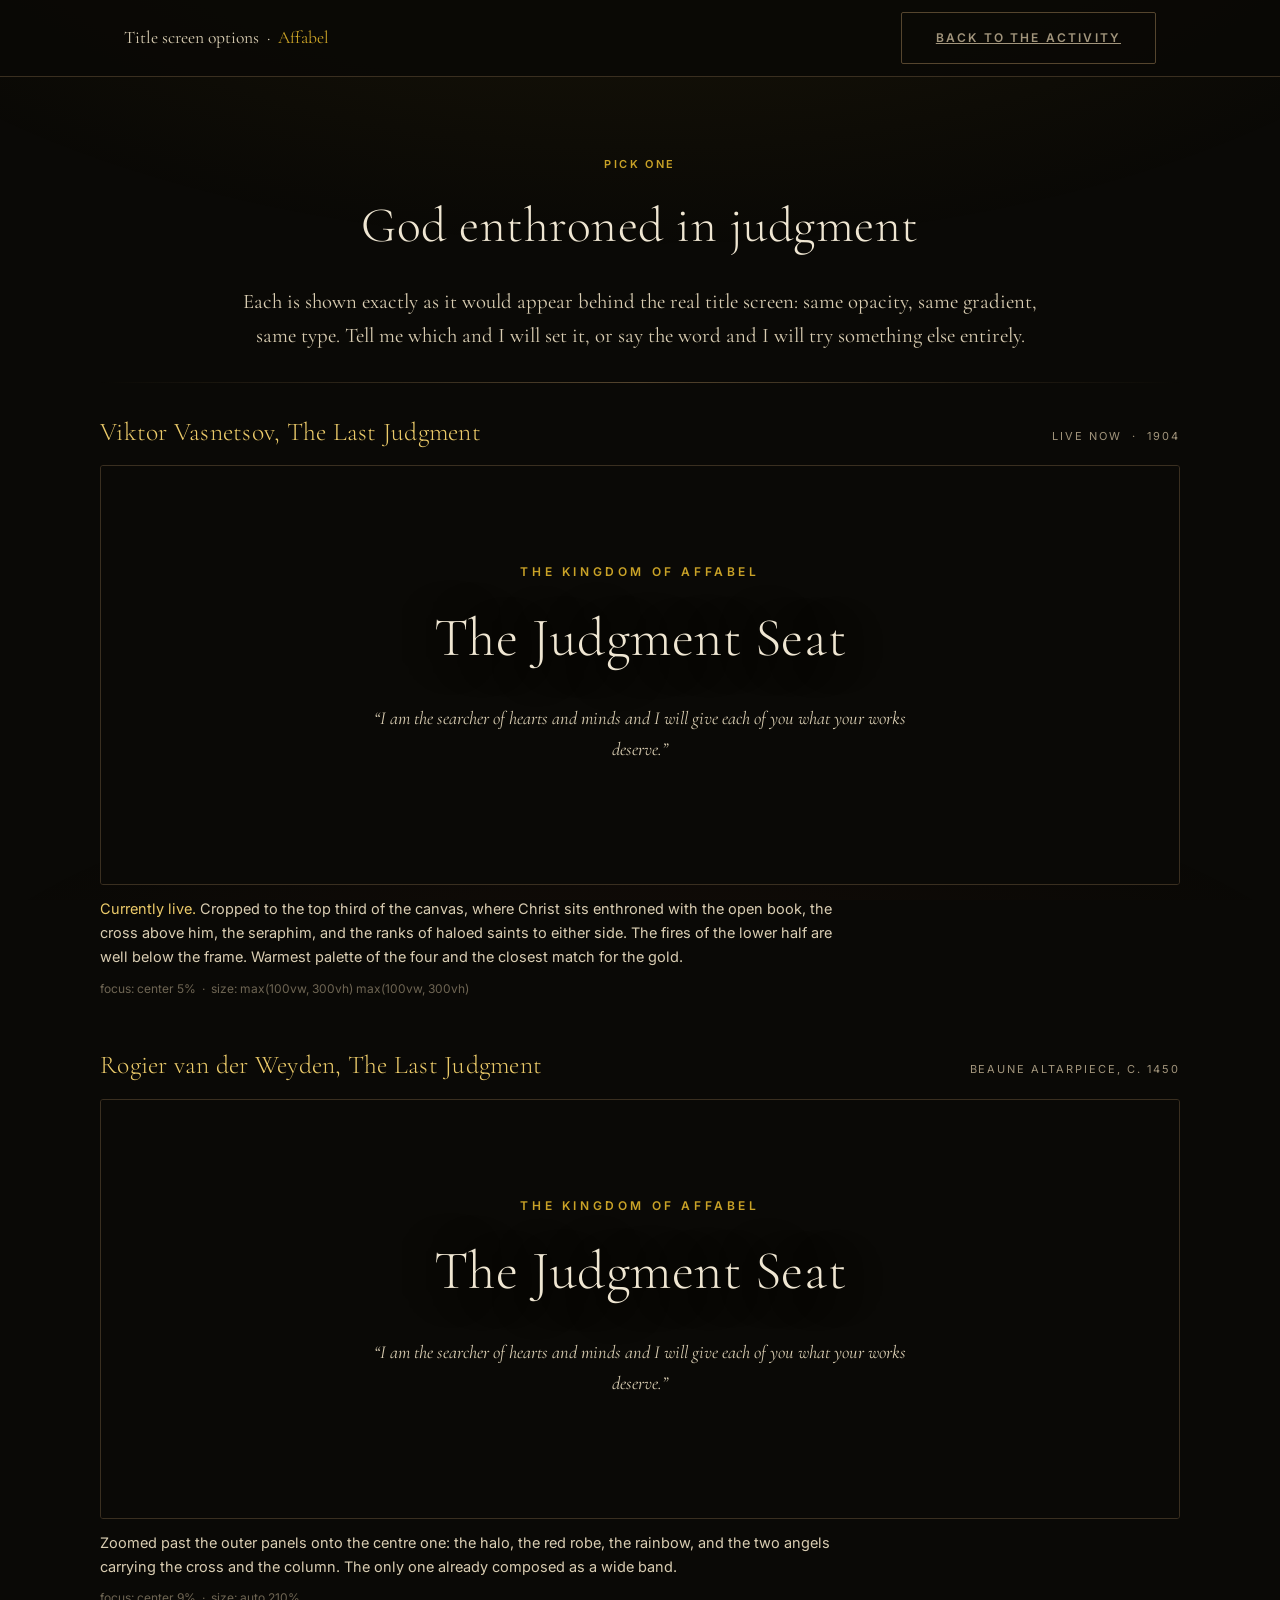
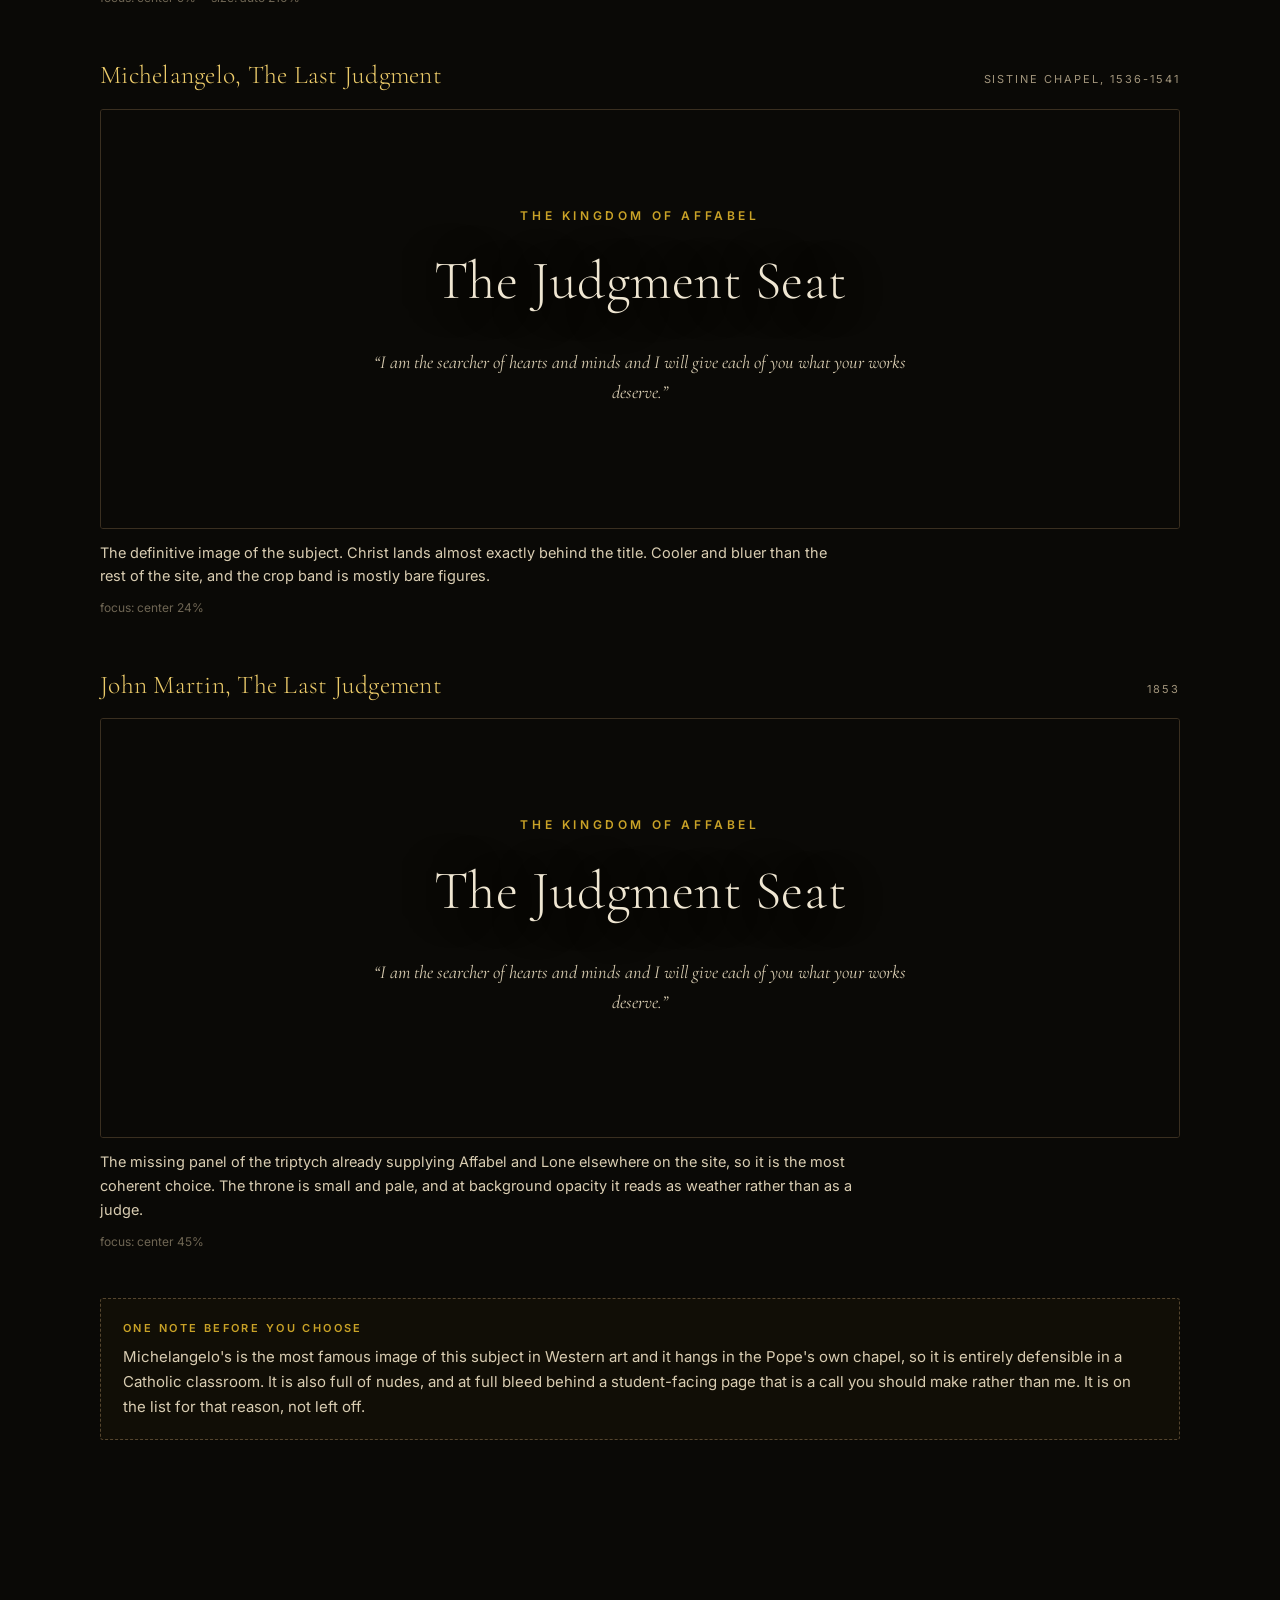
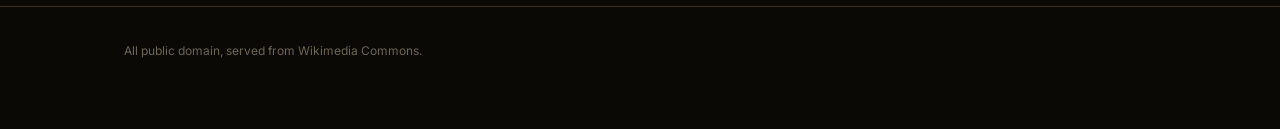
<file: hero-options.html>
<!DOCTYPE html>
<html lang="en">
<head>
<meta charset="utf-8">
<meta name="viewport" content="width=device-width, initial-scale=1">
<title>Title Screen Options · Affabel</title>
<meta name="robots" content="noindex">
<meta name="color-scheme" content="dark">
<link rel="preconnect" href="https://fonts.googleapis.com">
<link rel="preconnect" href="https://fonts.gstatic.com" crossorigin>
<link href="https://fonts.googleapis.com/css2?family=Cormorant+Garamond:ital,wght@0,300;0,400;0,500;1,300;1,400&family=Inter:wght@400;600&display=swap" rel="stylesheet">
<link rel="stylesheet" href="assets/styles.css">
<link rel="icon" href="data:image/svg+xml,<svg xmlns='http://www.w3.org/2000/svg' viewBox='0 0 100 100'><text y='.9em' font-size='90'>&#9878;</text></svg>">
<style>
  .screen { display: block; }
  .opt { margin-bottom: 46px; }
  .opt-head { display:flex; align-items:baseline; justify-content:space-between; gap:16px; flex-wrap:wrap; margin-bottom:12px; }
  .opt-head h3 { margin:0; font-size:1.6rem; color:var(--gold-lit); }
  .opt-head .k { font-size:11px; letter-spacing:.18em; text-transform:uppercase; color:var(--muted); }
  .mock { position:relative; height:420px; border:1px solid var(--edge); border-radius:3px; overflow:hidden; background:var(--ink); }
  .mock .art { position:absolute; inset:0; background-size:cover; filter:saturate(.85) contrast(1.05); opacity:.46; }
  .mock .veil { position:absolute; inset:0;
    background:linear-gradient(180deg, rgba(10,9,6,.72) 0%, rgba(10,9,6,.55) 40%, rgba(10,9,6,.95) 100%); }
  .mock .type { position:relative; text-align:center; padding-top:96px; }
  .mock .type .eyebrow2 { font-family:var(--sans); font-size:12px; font-weight:600; letter-spacing:.3em;
    text-transform:uppercase; color:var(--gold); }
  .mock .type h2 { font-family:var(--serif); font-weight:300; font-size:3.4rem; margin:12px 0 0; color:var(--parchment);
    text-shadow:0 2px 40px rgba(0,0,0,.8); }
  .mock .type p { font-family:var(--serif); font-style:italic; font-size:1.15rem; color:var(--parchment-2);
    max-width:32em; margin:20px auto 0; }
  .opt-note { font-size:14.5px; color:var(--parchment-2); margin:12px 0 0; max-width:52em; }
  .opt-note b { color:var(--gold-lit); font-weight:400; }
  .raw { display:block; margin-top:10px; font-size:12px; color:var(--faint); }
</style>
</head>
<body>

<section class="screen active">
  <div class="topbar"><div class="wrap">
    <span class="topbar-title">Title screen options &nbsp;·&nbsp; <b>Affabel</b></span>
    <a class="btn btn-ghost" href="index.html">Back to the activity</a>
  </div></div>

  <div class="wrap pad">
    <div class="section-head">
      <span class="eyebrow">Pick one</span>
      <h2>God enthroned in judgment</h2>
    </div>
    <p class="lede">
      Each is shown exactly as it would appear behind the real title screen: same opacity,
      same gradient, same type. Tell me which and I will set it, or say the word and I will
      try something else entirely.
    </p>

    <hr class="rule">
    <div id="opts"></div>

    <div class="teachnote">
      <span class="eyebrow">One note before you choose</span>
      <p>Michelangelo's is the most famous image of this subject in Western art and it hangs in
      the Pope's own chapel, so it is entirely defensible in a Catholic classroom. It is also
      full of nudes, and at full bleed behind a student-facing page that is a call you should
      make rather than me. It is on the list for that reason, not left off.</p>
    </div>
  </div>
</section>

<footer class="foot">
  <div class="wrap"><p>All public domain, served from Wikimedia Commons.</p></div>
</footer>

<script src="assets/data.js"></script>
<script>
(function () {
  const C = "https://upload.wikimedia.org/wikipedia/commons/thumb/";
  const wmx = (p, f, w) => C + p + "/" + f + "/" + w + "px-" + f;

  const OPTIONS = [
    { key: "vasnetsov", current: true,
      src: ART.hero.src, focus: ART.hero.focus, size: ART.hero.size,
      title: "Viktor Vasnetsov, The Last Judgment",
      sub: "1904",
      note: "<b>Currently live.</b> Cropped to the top third of the canvas, where Christ sits enthroned with the open book, the cross above him, the seraphim, and the ranks of haloed saints to either side. The fires of the lower half are well below the frame. Warmest palette of the four and the closest match for the gold." },
    { key: "vandeweyden",
      src: wmx("4/4a", "Rogier_van_der_Weyden_-_The_Last_Judgment_Polyptych_-_WGA25625.jpg", 1280),
      focus: "center 9%", size: "auto 210%",
      title: "Rogier van der Weyden, The Last Judgment",
      sub: "Beaune Altarpiece, c. 1450",
      note: "Zoomed past the outer panels onto the centre one: the halo, the red robe, the rainbow, and the two angels carrying the cross and the column. The only one already composed as a wide band." },
    { key: "michelangelo",
      src: wmx("1/18", "Last_Judgement_%28Michelangelo%29.jpg", 1280), focus: "center 24%",
      title: "Michelangelo, The Last Judgment",
      sub: "Sistine Chapel, 1536-1541",
      note: "The definitive image of the subject. Christ lands almost exactly behind the title. Cooler and bluer than the rest of the site, and the crop band is mostly bare figures." },
    { key: "martin",
      src: wmx("8/80", "John_Martin_-_The_Last_Judgement_-_Google_Art_Project.jpg", 1280), focus: "center 45%",
      title: "John Martin, The Last Judgement",
      sub: "1853",
      note: "The missing panel of the triptych already supplying Affabel and Lone elsewhere on the site, so it is the most coherent choice. The throne is small and pale, and at background opacity it reads as weather rather than as a judge." }
  ];

  document.getElementById("opts").innerHTML = OPTIONS.map(o => `
    <div class="opt">
      <div class="opt-head">
        <h3>${o.title}</h3>
        <span class="k">${o.current ? "live now &nbsp;·&nbsp; " : ""}${o.sub}</span>
      </div>
      <div class="mock">
        <div class="art" style="background-image:url('${o.src}');background-position:${o.focus};background-size:${o.size||"cover"}"></div>
        <div class="veil"></div>
        <div class="type">
          <div class="eyebrow2">The Kingdom of Affabel</div>
          <h2>The Judgment Seat</h2>
          <p>&ldquo;I am the searcher of hearts and minds and I will give each of you what your works deserve.&rdquo;</p>
        </div>
      </div>
      <p class="opt-note">${o.note}
        <span class="raw">focus: ${o.focus}${o.size ? " &nbsp;·&nbsp; size: " + o.size : ""}</span>
      </p>
    </div>`).join("");
})();
</script>
</body>
</html>
</file>
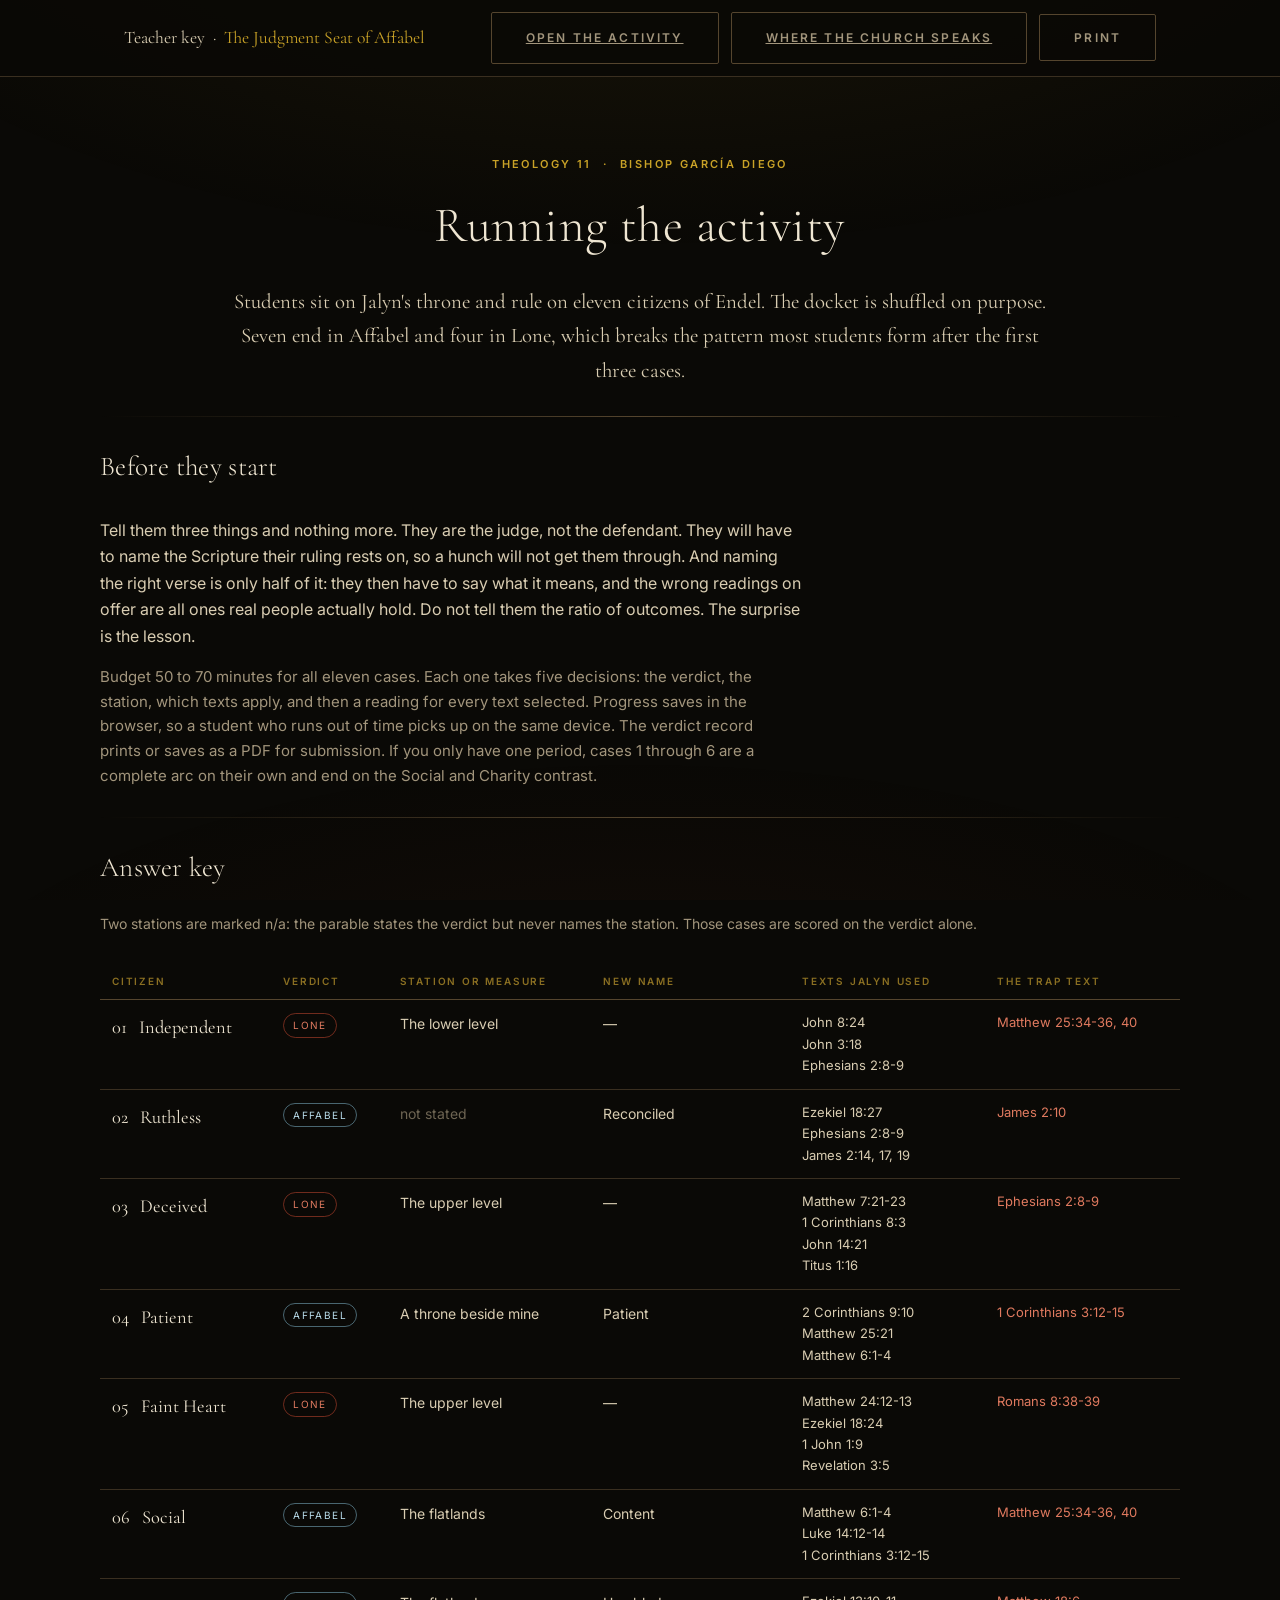
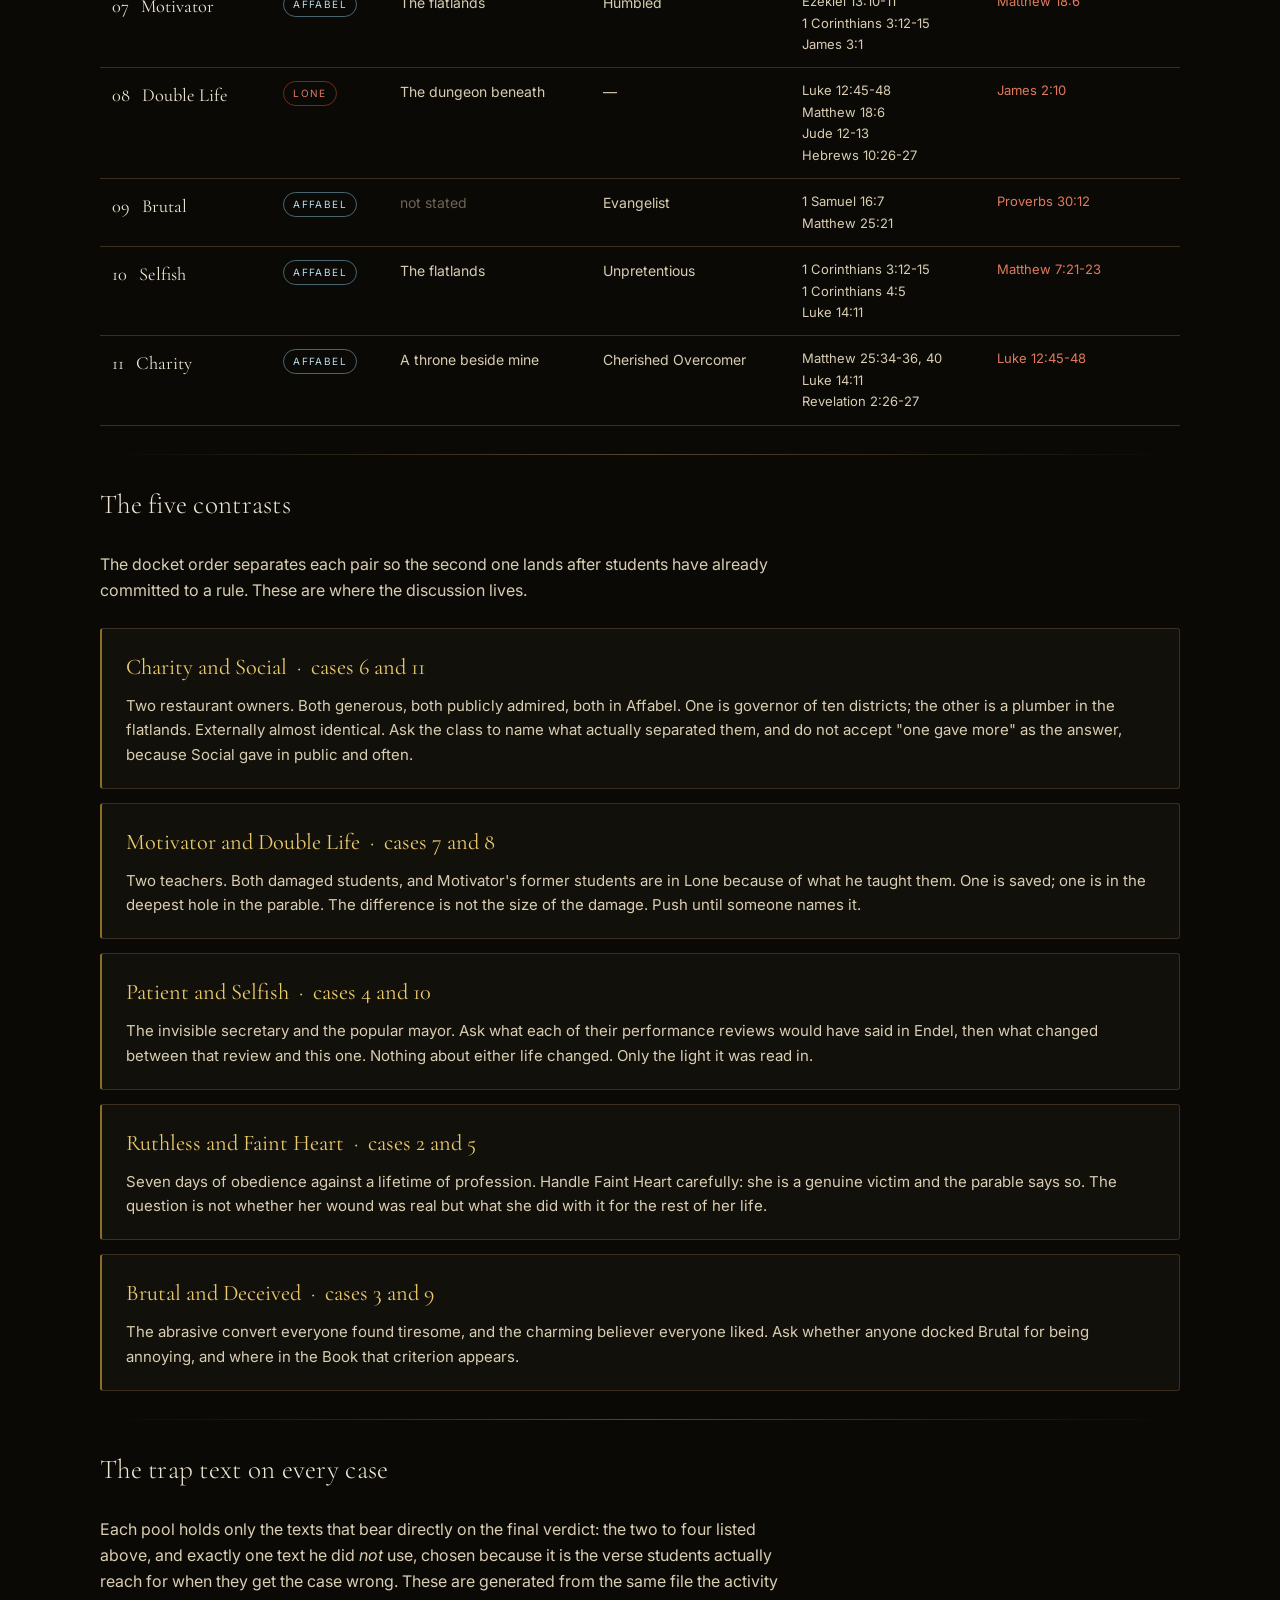
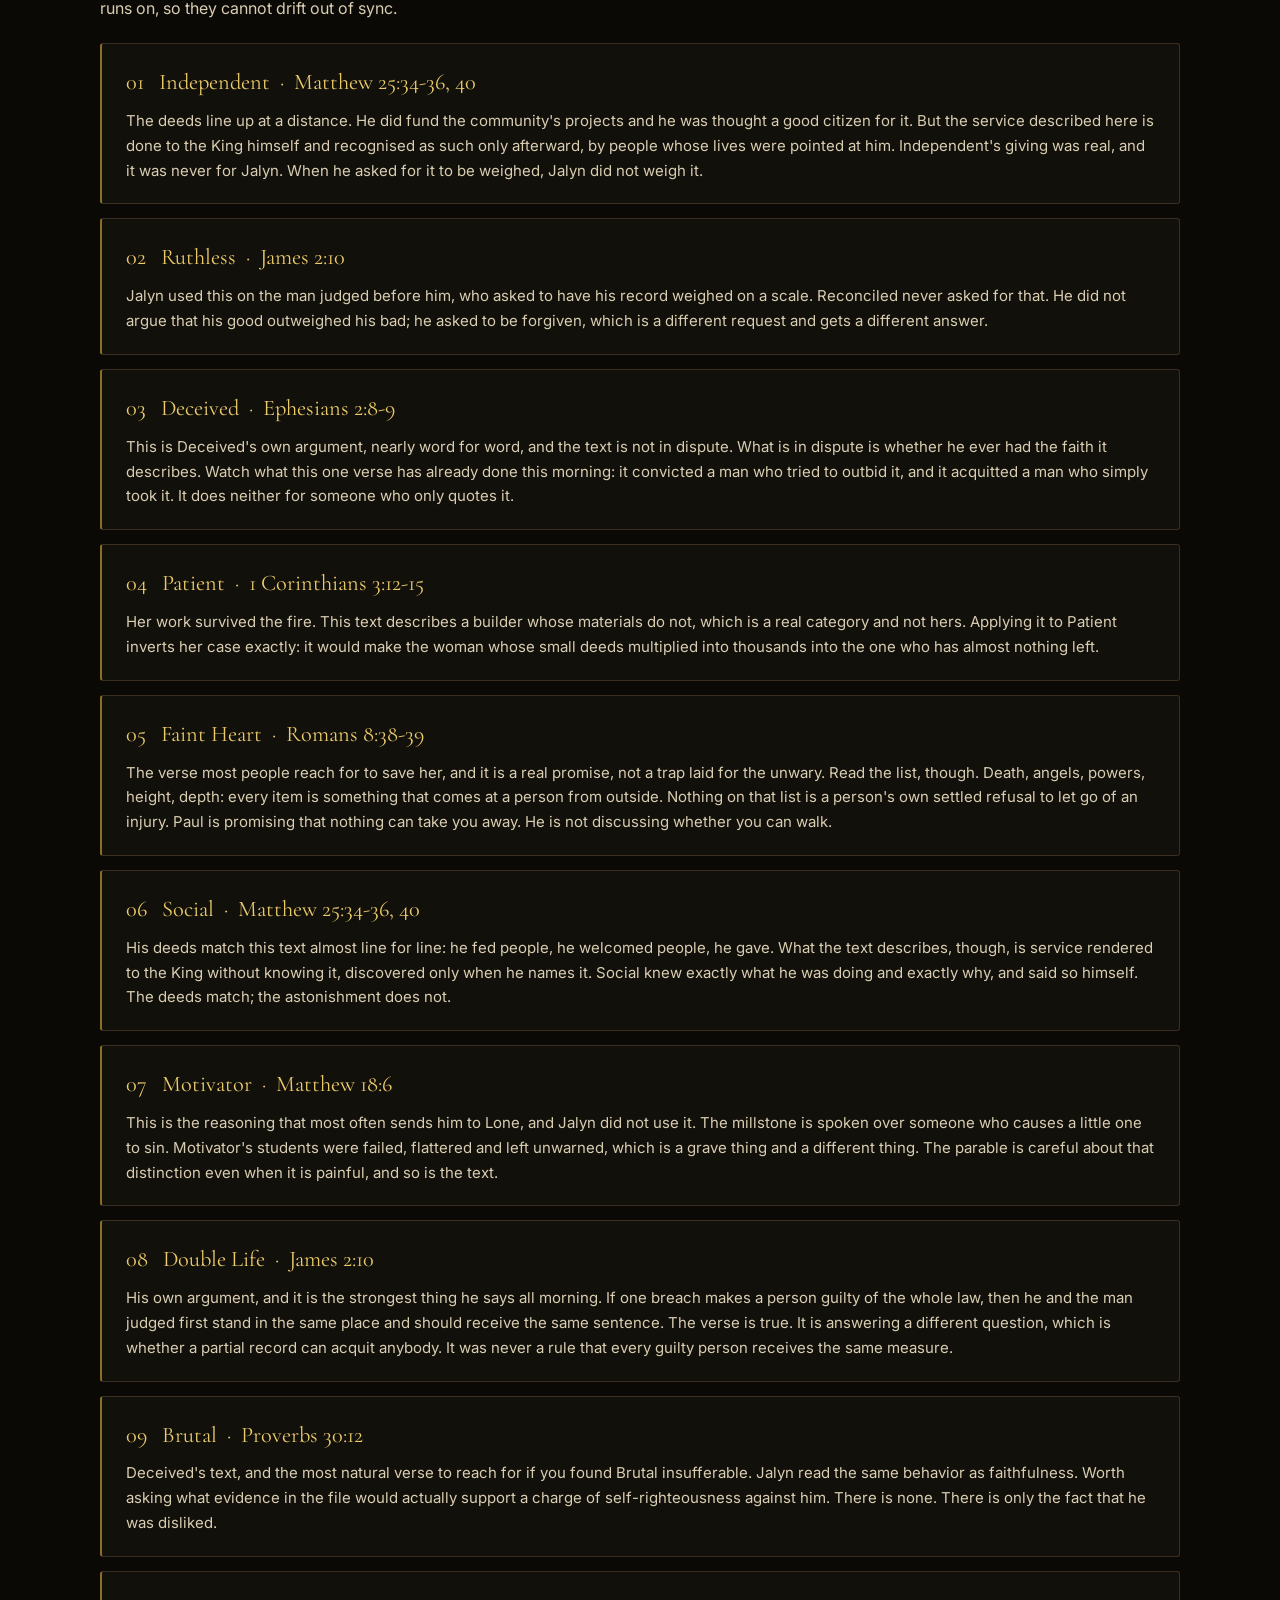
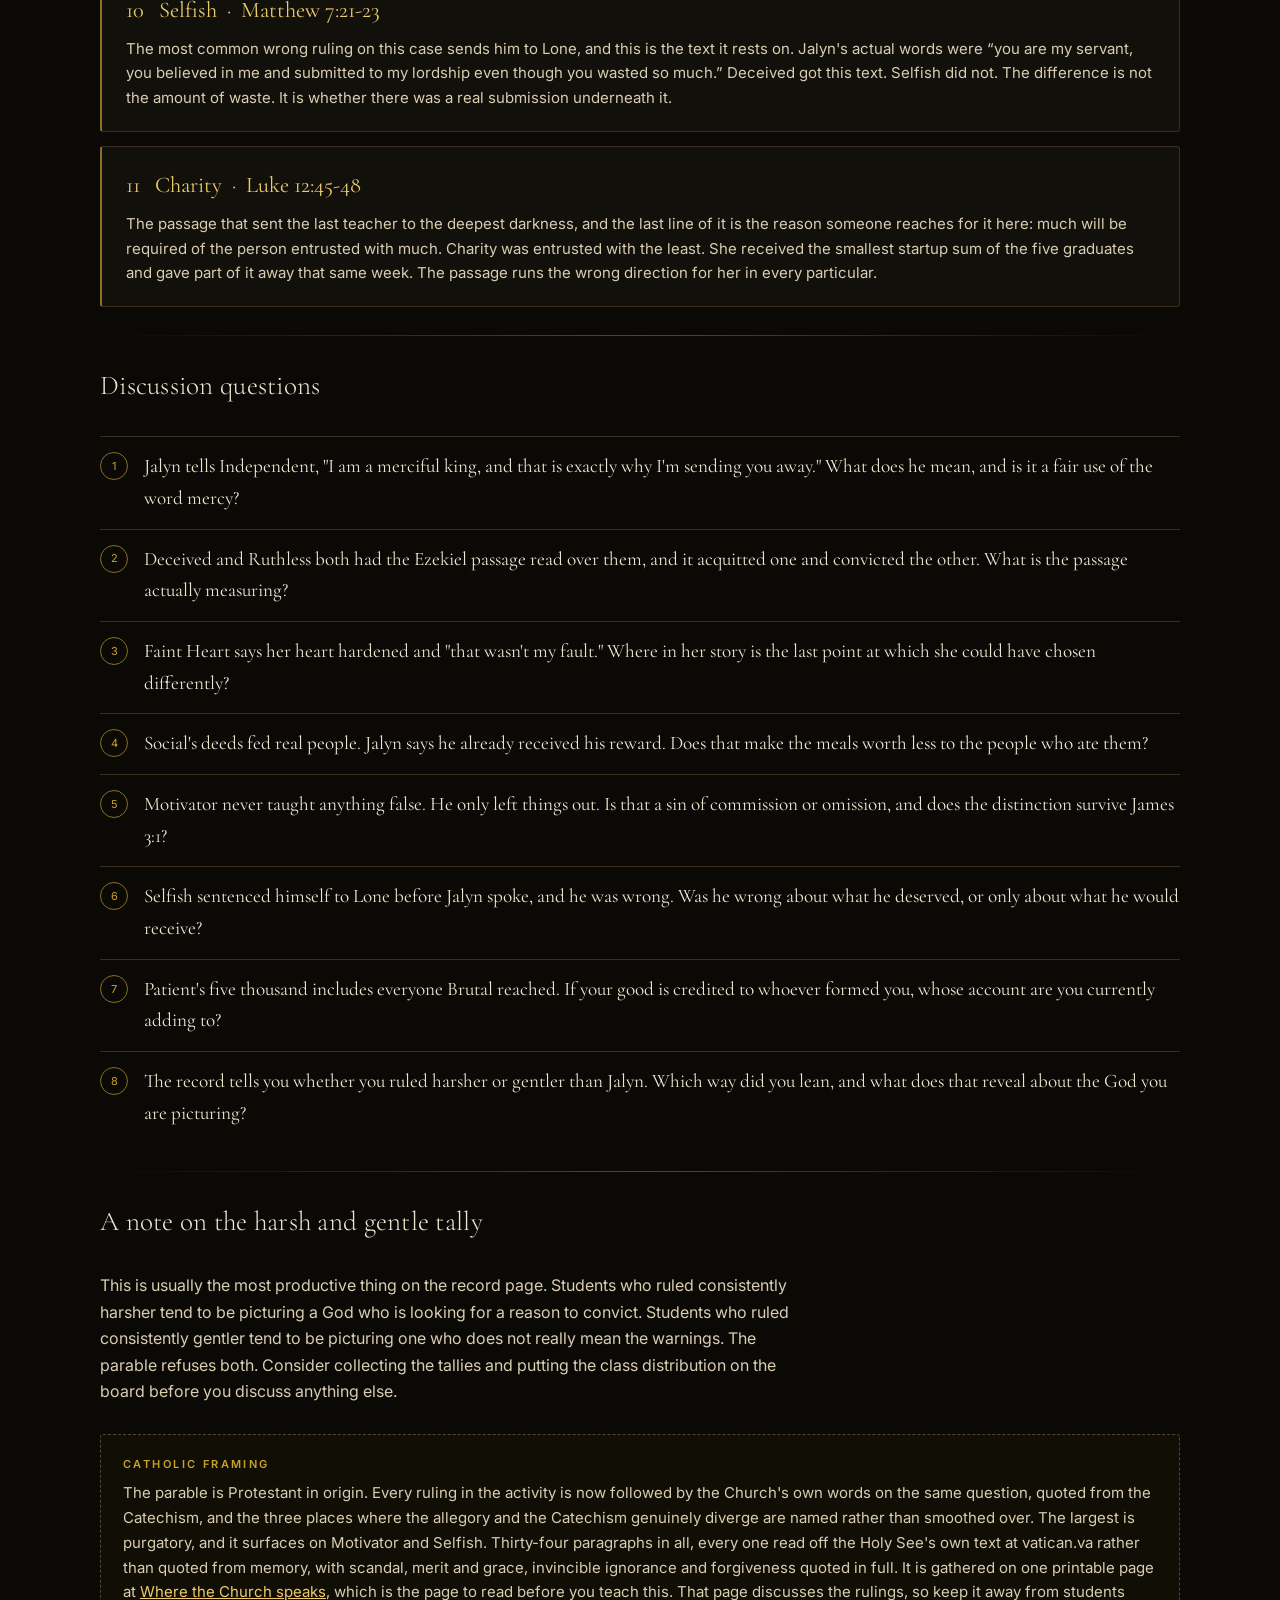
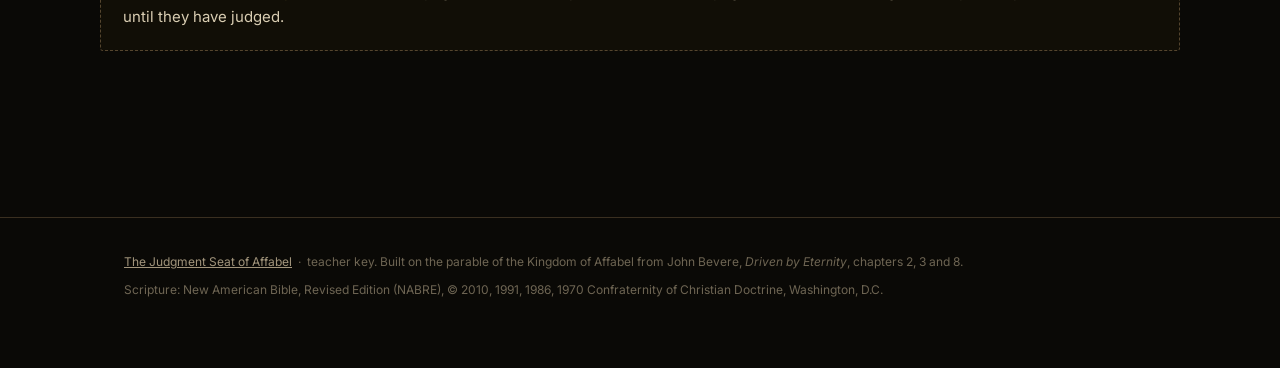
<file: teacher.html>
<!DOCTYPE html>
<html lang="en">
<head>
<meta charset="utf-8">
<meta name="viewport" content="width=device-width, initial-scale=1">
<title>Teacher Key · The Judgment Seat of Affabel</title>
<meta name="robots" content="noindex">
<meta name="color-scheme" content="dark">
<link rel="preconnect" href="https://fonts.googleapis.com">
<link rel="preconnect" href="https://fonts.gstatic.com" crossorigin>
<link href="https://fonts.googleapis.com/css2?family=Cormorant+Garamond:ital,wght@0,300;0,400;0,500;1,300;1,400&family=Inter:wght@400;600&display=swap" rel="stylesheet">
<link rel="stylesheet" href="assets/styles.css">
<link rel="icon" href="data:image/svg+xml,<svg xmlns='http://www.w3.org/2000/svg' viewBox='0 0 100 100'><text y='.9em' font-size='90'>&#9878;</text></svg>">
<style>
  .screen { display: block; }
  .key-table { width: 100%; border-collapse: collapse; margin-top: 14px; font-size: 14px; }
  .key-table th { text-align: left; font-size: 10px; letter-spacing: .18em; text-transform: uppercase;
    color: var(--gold-dim); font-weight: 600; padding: 10px 12px; border-bottom: 1px solid var(--edge-2); }
  .key-table td { padding: 12px; border-bottom: 1px solid var(--edge); color: var(--parchment-2); vertical-align: top; }
  .key-table td:first-child { font-family: var(--serif); font-size: 1.15rem; color: var(--parchment); white-space: nowrap; }
  .pill { display: inline-block; font-size: 10px; letter-spacing: .14em; text-transform: uppercase;
    padding: 3px 9px; border-radius: 100px; border: 1px solid var(--edge-2); }
  .pill-a { border-color: rgba(127,179,200,.55); color: var(--affabel-lit); }
  .pill-l { border-color: rgba(180,68,46,.6); color: var(--lone-lit); }
  .pair { border: 1px solid var(--edge); border-left: 2px solid var(--gold-dim); border-radius: 3px;
    padding: 20px 24px; margin-bottom: 14px; background: var(--ink-2); }
  .pair h4 { font-family: var(--serif); font-weight: 400; font-size: 1.4rem; margin: 0 0 8px; color: var(--gold-lit); }
  .pair p { margin: 0; color: var(--parchment-2); font-size: 15px; }
  .qlist { list-style: none; padding: 0; margin: 16px 0 0; counter-reset: q; }
  .qlist li { counter-increment: q; padding: 14px 0 14px 44px; border-top: 1px solid var(--edge);
    position: relative; font-family: var(--serif); font-size: 1.2rem; color: var(--parchment); }
  .qlist li::before { content: counter(q); position: absolute; left: 0; top: 15px;
    width: 26px; height: 26px; border: 1px solid var(--gold-dim); border-radius: 50%;
    display: grid; place-items: center; font-family: var(--sans); font-size: 11px; color: var(--gold); }
  @media print {
    .screen { display: block !important; }
    .pair, .key-table td, .key-table th, .qlist li { border-color: #999 !important; background: #fff !important; }
    .pair h4, .key-table td:first-child, .qlist li, h2, h3 { color: #000 !important; }
    .pill-a, .pill-l { color: #000 !important; }
  }
</style>
</head>
<body>

<section class="screen active">
  <div class="topbar"><div class="wrap">
    <span class="topbar-title">Teacher key &nbsp;·&nbsp; <b>The Judgment Seat of Affabel</b></span>
    <div class="btn-row">
      <a class="btn btn-ghost" href="index.html">Open the activity</a>
      <a class="btn btn-ghost" href="catechism.html">Where the Church speaks</a>
      <button class="btn btn-ghost" onclick="window.print()">Print</button>
    </div>
  </div></div>

  <div class="wrap pad">

    <div class="section-head">
      <span class="eyebrow">Theology 11 &nbsp;·&nbsp; Bishop García Diego</span>
      <h2>Running the activity</h2>
    </div>

    <p class="lede">
      Students sit on Jalyn's throne and rule on eleven citizens of Endel. The docket is
      shuffled on purpose. Seven end in Affabel and four in Lone, which breaks the pattern
      most students form after the first three cases.
    </p>

    <hr class="rule">

    <h3 style="font-size:1.7rem">Before they start</h3>
    <p style="color:var(--parchment-2);max-width:44em">
      Tell them three things and nothing more. They are the judge, not the defendant. They will
      have to name the Scripture their ruling rests on, so a hunch will not get them through. And
      naming the right verse is only half of it: they then have to say what it means, and the wrong
      readings on offer are all ones real people actually hold. Do not tell them the ratio of
      outcomes. The surprise is the lesson.
    </p>
    <p style="color:var(--muted);max-width:44em;font-size:15px">
      Budget 50 to 70 minutes for all eleven cases. Each one takes five decisions: the verdict,
      the station, which texts apply, and then a reading for every text selected. Progress saves
      in the browser, so a student who runs out of time picks up on the same device. The verdict
      record prints or saves as a PDF for submission. If you only have one period, cases 1 through
      6 are a complete arc on their own and end on the Social and Charity contrast.
    </p>

    <hr class="rule">

    <h3 style="font-size:1.7rem">Answer key</h3>
    <p style="color:var(--muted);font-size:14px;margin-top:-6px">
      Two stations are marked n/a: the parable states the verdict but never names the station.
      Those cases are scored on the verdict alone.
    </p>
    <div class="table-scroll">
      <table class="key-table">
        <thead><tr>
          <th>Citizen</th><th>Verdict</th><th>Station or measure</th><th>New name</th><th>Texts Jalyn used</th><th>The trap text</th>
        </tr></thead>
        <tbody id="keyRows"></tbody>
      </table>
    </div>

    <hr class="rule">

    <h3 style="font-size:1.7rem">The five contrasts</h3>
    <p style="color:var(--parchment-2);max-width:44em;margin-top:-4px">
      The docket order separates each pair so the second one lands after students have
      already committed to a rule. These are where the discussion lives.
    </p>

    <div style="margin-top:24px">
      <div class="pair">
        <h4>Charity and Social &nbsp;·&nbsp; cases 6 and 11</h4>
        <p>Two restaurant owners. Both generous, both publicly admired, both in Affabel. One is
        governor of ten districts; the other is a plumber in the flatlands. Externally almost
        identical. Ask the class to name what actually separated them, and do not accept
        "one gave more" as the answer, because Social gave in public and often.</p>
      </div>
      <div class="pair">
        <h4>Motivator and Double Life &nbsp;·&nbsp; cases 7 and 8</h4>
        <p>Two teachers. Both damaged students, and Motivator's former students are in Lone
        because of what he taught them. One is saved; one is in the deepest hole in the parable.
        The difference is not the size of the damage. Push until someone names it.</p>
      </div>
      <div class="pair">
        <h4>Patient and Selfish &nbsp;·&nbsp; cases 4 and 10</h4>
        <p>The invisible secretary and the popular mayor. Ask what each of their performance
        reviews would have said in Endel, then what changed between that review and this one.
        Nothing about either life changed. Only the light it was read in.</p>
      </div>
      <div class="pair">
        <h4>Ruthless and Faint Heart &nbsp;·&nbsp; cases 2 and 5</h4>
        <p>Seven days of obedience against a lifetime of profession. Handle Faint Heart carefully:
        she is a genuine victim and the parable says so. The question is not whether her wound
        was real but what she did with it for the rest of her life.</p>
      </div>
      <div class="pair">
        <h4>Brutal and Deceived &nbsp;·&nbsp; cases 3 and 9</h4>
        <p>The abrasive convert everyone found tiresome, and the charming believer everyone
        liked. Ask whether anyone docked Brutal for being annoying, and where in the Book that
        criterion appears.</p>
      </div>
    </div>

    <hr class="rule">

    <h3 style="font-size:1.7rem">The trap text on every case</h3>
    <p style="color:var(--parchment-2);max-width:44em;margin-top:-4px">
      Each pool holds only the texts that bear directly on the final verdict: the two to four
      listed above, and
      exactly one text he did <em>not</em> use, chosen because it is the verse students actually
      reach for when they get the case wrong. These are generated from the same file the activity
      runs on, so they cannot drift out of sync.
    </p>
    <div id="trapRows" style="margin-top:22px"></div>

    <hr class="rule">

    <h3 style="font-size:1.7rem">Discussion questions</h3>
    <ol class="qlist">
      <li>Jalyn tells Independent, "I am a merciful king, and that is exactly why I'm sending you away." What does he mean, and is it a fair use of the word mercy?</li>
      <li>Deceived and Ruthless both had the Ezekiel passage read over them, and it acquitted one and convicted the other. What is the passage actually measuring?</li>
      <li>Faint Heart says her heart hardened and "that wasn't my fault." Where in her story is the last point at which she could have chosen differently?</li>
      <li>Social's deeds fed real people. Jalyn says he already received his reward. Does that make the meals worth less to the people who ate them?</li>
      <li>Motivator never taught anything false. He only left things out. Is that a sin of commission or omission, and does the distinction survive James 3:1?</li>
      <li>Selfish sentenced himself to Lone before Jalyn spoke, and he was wrong. Was he wrong about what he deserved, or only about what he would receive?</li>
      <li>Patient's five thousand includes everyone Brutal reached. If your good is credited to whoever formed you, whose account are you currently adding to?</li>
      <li>The record tells you whether you ruled harsher or gentler than Jalyn. Which way did you lean, and what does that reveal about the God you are picturing?</li>
    </ol>

    <hr class="rule">

    <h3 style="font-size:1.7rem">A note on the harsh and gentle tally</h3>
    <p style="color:var(--parchment-2);max-width:44em">
      This is usually the most productive thing on the record page. Students who ruled
      consistently harsher tend to be picturing a God who is looking for a reason to convict.
      Students who ruled consistently gentler tend to be picturing one who does not really mean
      the warnings. The parable refuses both. Consider collecting the tallies and putting the
      class distribution on the board before you discuss anything else.
    </p>

    <div class="teachnote" style="margin-top:30px">
      <span class="eyebrow">Catholic framing</span>
      <p>The parable is Protestant in origin. Every ruling in the activity is now followed by the
      Church's own words on the same question, quoted from the Catechism, and the three places where
      the allegory and the Catechism genuinely diverge are named rather than smoothed over. The
      largest is purgatory, and it surfaces on Motivator and Selfish. Thirty-four paragraphs in all,
      every one read off the Holy See's own text at vatican.va rather than quoted from memory, with
      scandal, merit and grace, invincible ignorance and forgiveness quoted in full. It is gathered
      on one printable page at <a href="catechism.html" style="color:var(--gold-lit)">Where the Church
      speaks</a>, which is the page to read before you teach this. That page discusses the rulings, so
      keep it away from students until they have judged.</p>
    </div>

  </div>
</section>

<footer class="foot">
  <div class="wrap">
    <p><a href="index.html">The Judgment Seat of Affabel</a> &nbsp;·&nbsp; teacher key.
       Built on the parable of the Kingdom of Affabel from John Bevere, <em>Driven by Eternity</em>, chapters 2, 3 and 8.</p>
    <p>Scripture: New American Bible, Revised Edition (NABRE), &copy; 2010, 1991, 1986, 1970
       Confraternity of Christian Doctrine, Washington, D.C.</p>
  </div>
</footer>

<script src="assets/data.js"></script>
<script src="assets/cases.js"></script>
<script src="assets/magisterium.js"></script>
<script>
(function () {
  const NEWNAME = {
    independent: "\u2014", reconciled: "Reconciled", deceived: "\u2014",
    patient: "Patient", faintheart: "\u2014", content: "Content",
    humbled: "Humbled", doublelife: "\u2014", evangelist: "Evangelist",
    selfish: "Unpretentious", charity: "Cherished Overcomer"
  };

  document.getElementById("keyRows").innerHTML = CASES.map((c, i) => {
    const affabel = c.verdict === "affabel";
    const na = c.measure === "unspecified";
    const station = na
      ? '<span style="color:var(--faint)">not stated</span>'
      : (affabel ? STATIONS[c.measure].label : MEASURES[c.measure].label);
    const cited = c.texts.filter(t => t.cited).map(t => VERSES[t.v].ref).join("<br>");
    const trap = c.texts.filter(t => !t.cited).map(t => VERSES[t.v].ref).join("<br>");
    return `<tr>
      <td>${String(i + 1).padStart(2, "0")} &nbsp; ${c.name}</td>
      <td><span class="pill ${affabel ? "pill-a" : "pill-l"}">${affabel ? "Affabel" : "Lone"}</span></td>
      <td>${station}</td>
      <td>${NEWNAME[c.id] || "\u2014"}</td>
      <td style="font-size:13px">${cited}</td>
      <td style="font-size:13px;color:var(--lone-lit)">${trap}</td>
    </tr>`;
  }).join("");

  /* The misreadings, gathered per case. This is the part worth reading before class. */
  document.getElementById("trapRows").innerHTML = CASES.map((c, i) => {
    const t = c.texts.find(x => !x.cited);
    if (!t) return "";
    return `<div class="pair">
      <h4>${String(i + 1).padStart(2, "0")} &nbsp; ${c.name} &nbsp;\u00b7&nbsp; ${VERSES[t.v].ref}</h4>
      <p>${t.note}</p>
    </div>`;
  }).join("");
})();
</script>
</body>
</html>
</file>
<file: assets/styles.css>
/* The Judgment Seat of Affabel */

:root {
  --ink:        #0a0906;
  --ink-2:      #12100b;
  --panel:      #191510;
  --panel-2:    #221c14;
  --edge:       #3a2f20;
  --edge-2:     #55452e;

  --gold:       #c9a227;
  --gold-lit:   #eccb6a;
  --gold-dim:   #8a6f22;

  --parchment:  #efe6d2;
  --parchment-2:#d9cdb2;
  --muted:      #a2957c;
  --faint:      #6e6553;

  --affabel:    #7fb3c8;
  --affabel-lit:#b8dcea;
  --lone:       #b4442e;
  --lone-lit:   #e07a5f;

  --serif: "Cormorant Garamond", "EB Garamond", Garamond, "Times New Roman", serif;
  --sans:  "Inter", -apple-system, BlinkMacSystemFont, "Segoe UI", Roboto, sans-serif;

  --maxw: 1080px;
}

* { box-sizing: border-box; }

html { scroll-behavior: smooth; }

body {
  margin: 0;
  background: var(--ink);
  color: var(--parchment);
  font-family: var(--sans);
  font-size: 16px;
  line-height: 1.65;
  -webkit-font-smoothing: antialiased;
  overflow-x: hidden;
}

body::before {
  content: "";
  position: fixed;
  inset: 0;
  pointer-events: none;
  z-index: 0;
  background:
    radial-gradient(ellipse 120% 80% at 50% -20%, rgba(201,162,39,.10), transparent 60%),
    radial-gradient(ellipse 100% 60% at 50% 120%, rgba(180,68,46,.07), transparent 60%);
}

img { max-width: 100%; display: block; }

/* ---------- type ---------- */

h1, h2, h3, .display { font-family: var(--serif); font-weight: 300; letter-spacing: .01em; }

.eyebrow {
  font-family: var(--sans);
  font-size: 11px;
  font-weight: 600;
  letter-spacing: .22em;
  text-transform: uppercase;
  color: var(--gold);
}

.rule {
  height: 1px;
  border: 0;
  margin: 28px 0;
  background: linear-gradient(90deg, transparent, var(--edge-2), transparent);
}

.rule-short { width: 72px; margin: 20px 0; background: var(--gold-dim); }

/* ---------- layout ---------- */

.screen { display: none; position: relative; z-index: 1; }
.screen.active { display: block; animation: rise .5s ease both; }

@keyframes rise {
  from { opacity: 0; transform: translateY(14px); }
  to   { opacity: 1; transform: none; }
}

.wrap { max-width: var(--maxw); margin: 0 auto; padding: 0 24px; }
.wrap-narrow { max-width: 720px; margin: 0 auto; padding: 0 24px; }

/* ---------- title screen ---------- */

/* #title needs display:grid, but an ID selector outranks .screen{display:none},
   so the grid must be scoped to the active state or the title never hides. */
#title { min-height: 100vh; place-items: center; text-align: center; }
#title.active { display: grid; }

.hero-art {
  position: fixed;
  inset: 0;
  z-index: -1;
  opacity: 0;
  transition: opacity .6s ease;
  pointer-events: none;
  background-size: cover;
  background-position: center 40%;
  filter: saturate(.85) contrast(1.05);
}

/* The hero painting belongs to the title screen only. Everywhere else it
   muddies the text it sits behind. */
body.on-title .hero-art { opacity: .46; }

.hero-art::after {
  content: "";
  position: absolute;
  inset: 0;
  background: linear-gradient(180deg, rgba(10,9,6,.72) 0%, rgba(10,9,6,.55) 40%, rgba(10,9,6,.95) 100%);
}

.title-inner { padding: 80px 24px; max-width: 780px; }

.title-inner h1 {
  font-size: clamp(2.6rem, 8vw, 5.2rem);
  line-height: .98;
  margin: 18px 0 6px;
  color: var(--parchment);
  text-shadow: 0 2px 40px rgba(0,0,0,.8);
}

.title-inner h1 em {
  display: block;
  font-style: normal;
  font-size: .46em;
  letter-spacing: .3em;
  text-transform: uppercase;
  color: var(--gold);
  margin-bottom: .5em;
}

.title-verse {
  font-family: var(--serif);
  font-size: clamp(1.05rem, 2.4vw, 1.4rem);
  font-style: italic;
  color: var(--parchment-2);
  max-width: 34em;
  margin: 32px auto 6px;
}

.title-cite {
  font-size: 11px;
  letter-spacing: .2em;
  text-transform: uppercase;
  color: var(--gold-dim);
}

.namebox { margin: 44px auto 0; max-width: 420px; }

.namebox label {
  display: block;
  font-size: 11px;
  letter-spacing: .2em;
  text-transform: uppercase;
  color: var(--muted);
  margin-bottom: 10px;
}

input[type="text"] {
  width: 100%;
  background: rgba(0,0,0,.45);
  border: 1px solid var(--edge-2);
  border-radius: 2px;
  color: var(--parchment);
  font-family: var(--serif);
  font-size: 1.25rem;
  padding: 12px 16px;
  text-align: center;
  transition: border-color .2s;
}

input[type="text"]:focus { outline: none; border-color: var(--gold); }

/* ---------- buttons ---------- */

.btn {
  display: inline-block;
  font-family: var(--sans);
  font-size: 12px;
  font-weight: 600;
  letter-spacing: .18em;
  text-transform: uppercase;
  padding: 15px 34px;
  border: 1px solid var(--gold-dim);
  border-radius: 2px;
  background: transparent;
  color: var(--gold-lit);
  cursor: pointer;
  transition: background .25s, border-color .25s, color .25s, transform .1s;
}

.btn:hover { background: rgba(201,162,39,.13); border-color: var(--gold); color: #fff; }
.btn:active { transform: translateY(1px); }
.btn:disabled { opacity: .3; cursor: not-allowed; }

.btn-solid { background: var(--gold); border-color: var(--gold); color: #17130a; }
.btn-solid:hover { background: var(--gold-lit); color: #17130a; }

.btn-ghost { border-color: var(--edge-2); color: var(--muted); }
.btn-ghost:hover { border-color: var(--muted); color: var(--parchment); background: rgba(255,255,255,.04); }

.btn-row { display: flex; gap: 12px; flex-wrap: wrap; align-items: center; }

/* ---------- briefing ---------- */

.pad { padding: 72px 0 96px; }

.section-head { text-align: center; margin-bottom: 8px; }
.section-head h2 { font-size: clamp(2rem, 5vw, 3.1rem); margin: 10px 0 0; }
.lede { font-family: var(--serif); font-size: 1.3rem; color: var(--parchment-2); text-align: center; max-width: 40em; margin: 18px auto 0; }

.law-grid { display: grid; gap: 18px; margin: 44px 0; grid-template-columns: repeat(auto-fit, minmax(280px, 1fr)); }

.law {
  border: 1px solid var(--edge);
  border-radius: 3px;
  background: linear-gradient(180deg, var(--panel), var(--ink-2));
  padding: 26px 24px;
}

.law h3 { margin: 12px 0 8px; font-size: 1.55rem; color: var(--gold-lit); }
.law p  { margin: 0; color: var(--parchment-2); font-size: 15px; }

.law-affabel { border-color: rgba(127,179,200,.35); }
.law-affabel h3 { color: var(--affabel-lit); }
.law-lone { border-color: rgba(180,68,46,.4); }
.law-lone h3 { color: var(--lone-lit); }

.tierlist { list-style: none; padding: 0; margin: 16px 0 0; }
.tierlist li { padding: 9px 0; border-top: 1px solid var(--edge); font-size: 14px; color: var(--parchment-2); }
.tierlist li strong { display: block; color: var(--parchment); font-family: var(--serif); font-size: 1.1rem; font-weight: 500; }

.scroll-quote {
  border-left: 2px solid var(--gold-dim);
  padding: 4px 0 4px 24px;
  margin: 30px 0;
  font-family: var(--serif);
  font-size: 1.22rem;
  font-style: italic;
  color: var(--parchment-2);
}
.scroll-quote cite {
  display: block;
  margin-top: 10px;
  font-family: var(--sans);
  font-style: normal;
  font-size: 11px;
  letter-spacing: .18em;
  text-transform: uppercase;
  color: var(--gold-dim);
}

/* ---------- docket ---------- */

.docket-grid { display: grid; gap: 14px; grid-template-columns: repeat(auto-fill, minmax(210px, 1fr)); margin-top: 40px; }

.docket-card {
  position: relative;
  border: 1px solid var(--edge);
  border-radius: 3px;
  overflow: hidden;
  background: var(--panel);
  cursor: pointer;
  transition: border-color .25s, transform .25s;
  text-align: left;
  padding: 0;
  color: inherit;
  font: inherit;
  display: block;
  width: 100%;
}

.docket-card:hover { border-color: var(--gold-dim); transform: translateY(-3px); }
.docket-card[disabled] { cursor: not-allowed; opacity: .38; }
.docket-card[disabled]:hover { transform: none; border-color: var(--edge); }

.docket-thumb { aspect-ratio: 1 / 1; background: #0e0c08 center/cover; filter: grayscale(.55) contrast(1.05); transition: filter .3s; }
.docket-card:hover .docket-thumb { filter: grayscale(0) contrast(1.05); }

.docket-body { padding: 14px 16px 16px; }
.docket-num { font-size: 10px; letter-spacing: .2em; color: var(--gold-dim); }
.docket-name { font-family: var(--serif); font-size: 1.4rem; margin: 2px 0 2px; }
.docket-trade { font-size: 12px; color: var(--faint); }

.docket-mark {
  position: absolute; top: 10px; right: 10px;
  width: 26px; height: 26px; border-radius: 50%;
  display: grid; place-items: center;
  font-size: 13px; font-weight: 700;
  background: rgba(10,9,6,.85);
  border: 1px solid var(--edge-2);
}
.mark-hit  { border-color: var(--gold); color: var(--gold-lit); }
.mark-miss { border-color: var(--lone); color: var(--lone-lit); }

.progress-line { display: flex; align-items: center; gap: 14px; justify-content: center; margin-top: 26px; flex-wrap: wrap; }
.progress-track { flex: 1 1 220px; max-width: 340px; height: 2px; background: var(--edge); position: relative; }
.progress-fill { position: absolute; inset: 0 auto 0 0; background: var(--gold); transition: width .5s; }
.progress-text { font-size: 11px; letter-spacing: .18em; text-transform: uppercase; color: var(--muted); }

/* ---------- case ---------- */

#case .wrap { padding-top: 40px; padding-bottom: 90px; }

.case-head { display: flex; justify-content: space-between; align-items: baseline; gap: 20px; flex-wrap: wrap; margin-bottom: 28px; }

.case-portrait {
  width: 100%;
  aspect-ratio: 16 / 9;
  background: #0e0c08 center 30%/cover;
  border: 1px solid var(--edge);
  border-radius: 3px;
  position: relative;
}
.case-portrait::after {
  content: "";
  position: absolute; inset: 0;
  background: linear-gradient(180deg, transparent 45%, rgba(10,9,6,.9) 100%);
}

.art-credit { font-size: 10.5px; color: var(--faint); letter-spacing: .06em; margin-top: 8px; text-align: right; }

.case-name { font-size: clamp(2.2rem, 6vw, 3.4rem); margin: 0; line-height: 1; }
.case-trade { font-size: 12px; letter-spacing: .2em; text-transform: uppercase; color: var(--gold-dim); margin-top: 8px; }

.phase { margin-top: 44px; scroll-margin-top: 96px; }
.phase[hidden] { display: none; }

.phase-label { display: flex; align-items: center; gap: 14px; margin-bottom: 18px; }
.phase-label .n {
  width: 26px; height: 26px; flex: none;
  border: 1px solid var(--gold-dim); border-radius: 50%;
  display: grid; place-items: center;
  font-size: 11px; color: var(--gold);
}
.phase-label h3 { margin: 0; font-size: 1.5rem; }

.evidence { list-style: none; padding: 0; margin: 0; }
.evidence li {
  padding: 13px 0 13px 26px;
  border-top: 1px solid var(--edge);
  position: relative;
  color: var(--parchment-2);
  font-size: 15px;
}
.evidence li::before {
  content: "";
  position: absolute; left: 2px; top: 21px;
  width: 5px; height: 5px; border-radius: 50%;
  background: var(--gold-dim);
}
.evidence li:last-child { border-bottom: 1px solid var(--edge); }

.plea { border: 1px solid var(--edge); border-left: 2px solid var(--edge-2); border-radius: 3px; background: var(--ink-2); padding: 22px 26px; }
.plea p {
  font-family: var(--serif);
  font-size: 1.24rem;
  font-style: italic;
  color: var(--parchment);
  margin: 0 0 12px;
}
.plea p:last-child { margin-bottom: 0; }
.plea p::before { content: "\201C"; }
.plea p::after  { content: "\201D"; }

/* ---------- choices ---------- */

.choices { display: grid; gap: 12px; }
.choices-2 { grid-template-columns: repeat(auto-fit, minmax(260px, 1fr)); }

.choice {
  text-align: left;
  border: 1px solid var(--edge-2);
  border-radius: 3px;
  background: linear-gradient(180deg, var(--panel), var(--ink-2));
  color: var(--parchment);
  padding: 20px 22px;
  cursor: pointer;
  font: inherit;
  transition: border-color .2s, background .2s, transform .1s;
}
.choice:hover { border-color: var(--gold); background: linear-gradient(180deg, var(--panel-2), var(--panel)); }
.choice:active { transform: translateY(1px); }
.choice strong { display: block; font-family: var(--serif); font-size: 1.45rem; font-weight: 400; margin-bottom: 5px; }
.choice span { font-size: 13.5px; color: var(--muted); line-height: 1.55; display: block; }

.choice-affabel { border-color: rgba(127,179,200,.4); }
.choice-affabel:hover { border-color: var(--affabel); background: rgba(127,179,200,.09); }
.choice-affabel strong { color: var(--affabel-lit); }
.choice-lone { border-color: rgba(180,68,46,.45); }
.choice-lone:hover { border-color: var(--lone); background: rgba(180,68,46,.1); }
.choice-lone strong { color: var(--lone-lit); }

.choice-verse strong { font-size: 1.05rem; letter-spacing: .14em; text-transform: uppercase; font-family: var(--sans); font-weight: 600; color: var(--gold); margin-bottom: 9px; }
.choice-verse span { font-family: var(--serif); font-size: 1.08rem; font-style: italic; color: var(--parchment-2); }

.choice.chosen { border-color: var(--gold); background: rgba(201,162,39,.1); }
.choice.correct { border-color: #6fa06a; background: rgba(111,160,106,.12); }
.choice.wrong { border-color: var(--lone); background: rgba(180,68,46,.12); }
.choice[disabled] { cursor: default; }
.choice[disabled]:hover { transform: none; }

.your-call { font-size: 11px; letter-spacing: .18em; text-transform: uppercase; color: var(--muted); margin-bottom: 12px; }

/* ---------- ruling ---------- */

.ruling { margin-top: 52px; scroll-margin-top: 96px; border: 1px solid var(--gold-dim); border-radius: 3px; overflow: hidden; }

.ruling-banner { padding: 26px 30px; text-align: center; }
.ruling-affabel { background: linear-gradient(180deg, rgba(127,179,200,.2), rgba(127,179,200,.05)); border-bottom: 1px solid rgba(127,179,200,.35); }
.ruling-lone    { background: linear-gradient(180deg, rgba(180,68,46,.22), rgba(180,68,46,.05)); border-bottom: 1px solid rgba(180,68,46,.4); }

.ruling-dest { font-family: var(--serif); font-size: clamp(1.9rem, 5vw, 2.8rem); margin: 6px 0 4px; line-height: 1.05; }
.ruling-station { font-size: 12px; letter-spacing: .18em; text-transform: uppercase; color: var(--parchment-2); }

.ruling-body { padding: 30px; background: var(--ink-2); }
.ruling-body h4 { font-family: var(--sans); font-size: 11px; letter-spacing: .2em; text-transform: uppercase; color: var(--gold); margin: 30px 0 10px; }
.ruling-body h4:first-child { margin-top: 0; }
.ruling-body p { color: var(--parchment-2); margin: 0 0 14px; }

.verdict-words {
  font-family: var(--serif);
  font-size: 1.3rem;
  font-style: italic;
  color: var(--parchment);
  border-left: 2px solid var(--gold-dim);
  padding-left: 22px;
  margin: 0 0 22px;
}

.scorechips { display: flex; gap: 10px; flex-wrap: wrap; margin-bottom: 4px; }
.chip {
  font-size: 11px; letter-spacing: .12em; text-transform: uppercase;
  padding: 6px 13px; border-radius: 100px; border: 1px solid var(--edge-2); color: var(--muted);
}
.chip-hit  { border-color: #6fa06a; color: #9ec99a; }
.chip-miss { border-color: var(--lone); color: var(--lone-lit); }
.chip-na   { border-color: var(--edge-2); color: var(--faint); }

.cited { display: flex; flex-wrap: wrap; gap: 8px; margin-top: 6px; }
.cited span { font-size: 12px; padding: 5px 11px; border: 1px solid var(--edge); border-radius: 2px; color: var(--parchment-2); }

.teachnote {
  margin-top: 26px; padding: 20px 22px;
  border: 1px dashed var(--edge-2); border-radius: 3px;
  background: rgba(201,162,39,.04);
}
.teachnote .eyebrow { display: block; margin-bottom: 8px; }
.teachnote p { margin: 0; font-size: 15px; color: var(--parchment-2); }

/* ---------- record ---------- */

.tally { display: grid; gap: 14px; grid-template-columns: repeat(auto-fit, minmax(158px, 1fr)); margin: 40px 0; }
.tally-cell { border: 1px solid var(--edge); border-radius: 3px; padding: 24px 20px; text-align: center; background: var(--panel); }
.tally-num { font-family: var(--serif); font-size: 3.2rem; line-height: 1; color: var(--gold-lit); }
.tally-lab { font-size: 11px; letter-spacing: .18em; text-transform: uppercase; color: var(--muted); margin-top: 8px; }
.tally-sub { font-size: 11px; color: var(--faint); margin-top: 7px; line-height: 1.4; }

.record-table { width: 100%; border-collapse: collapse; margin-top: 12px; font-size: 14px; }
.record-table th {
  text-align: left; font-size: 10px; letter-spacing: .18em; text-transform: uppercase;
  color: var(--gold-dim); font-weight: 600; padding: 10px 12px; border-bottom: 1px solid var(--edge-2);
}
.record-table td { padding: 12px; border-bottom: 1px solid var(--edge); color: var(--parchment-2); vertical-align: top; }
.record-table td:first-child { font-family: var(--serif); font-size: 1.15rem; color: var(--parchment); }
.tick { color: #9ec99a; font-weight: 700; }
.cross { color: var(--lone-lit); font-weight: 700; }
.dash { color: var(--faint); }

.table-scroll { overflow-x: auto; -webkit-overflow-scrolling: touch; }

.closing {
  margin-top: 64px; padding: 48px 40px;
  border: 1px solid var(--gold-dim); border-radius: 3px;
  background: linear-gradient(180deg, rgba(201,162,39,.07), transparent);
  text-align: center;
}
.closing h3 { font-size: clamp(1.7rem, 4vw, 2.4rem); margin: 0 0 18px; }
.closing .scroll-quote { border: 0; padding: 0; text-align: center; font-size: 1.35rem; }

/* ---------- footer ---------- */

.foot { border-top: 1px solid var(--edge); padding: 34px 0 60px; margin-top: 70px; }
.foot p { font-size: 12px; color: var(--faint); margin: 0 0 8px; }
.foot a { color: var(--muted); }

.topbar {
  position: sticky; top: 0; z-index: 20;
  background: rgba(10,9,6,.93);
  backdrop-filter: blur(8px);
  border-bottom: 1px solid var(--edge);
}
.topbar .wrap { display: flex; align-items: center; justify-content: space-between; gap: 16px; padding-top: 12px; padding-bottom: 12px; }
.topbar-title { font-family: var(--serif); font-size: 1.1rem; color: var(--parchment-2); }
.topbar-title b { color: var(--gold); font-weight: 400; }

/* ---------- print ---------- */

@media print {
  body { background: #fff; color: #000; }
  body::before, .hero-art, .topbar, .btn, .btn-row { display: none !important; }
  .screen { display: none !important; }
  .screen#record { display: block !important; }
  .tally-cell, .closing, .record-table td, .record-table th { border-color: #999 !important; background: #fff !important; }
  .tally-num, .closing h3, .record-table td:first-child { color: #000 !important; }
  .tally-lab, .record-table th { color: #444 !important; }
  .tick { color: #206020 !important; }
  .cross { color: #902010 !important; }
  a { color: #000 !important; }
}

@media (max-width: 640px) {
  .wrap, .wrap-narrow { padding: 0 18px; }
  .pad { padding: 48px 0 64px; }
  .ruling-body { padding: 22px 20px; }
  .closing { padding: 34px 22px; }
  .case-portrait { aspect-ratio: 4 / 3; }
}

@media (prefers-reduced-motion: reduce) {
  *, *::before, *::after { animation-duration: .001ms !important; transition-duration: .001ms !important; }
  html { scroll-behavior: auto; }
}


/* ---------- phase V: selecting texts ---------- */

.phase-hint {
  font-size: 13.5px;
  color: var(--faint);
  max-width: 46em;
  margin: -6px 0 18px;
}

.phase-foot {
  display: flex;
  align-items: center;
  justify-content: space-between;
  gap: 16px;
  flex-wrap: wrap;
  margin-top: 22px;
  padding-top: 20px;
  border-top: 1px solid var(--edge);
}

/* multi-select cards carry a tick box so it reads as "choose any", not "choose one" */
.choice.pickable { position: relative; padding-left: 58px; }

.tick-box {
  position: absolute;
  left: 22px;
  top: 22px;
  width: 20px;
  height: 20px;
  border: 1px solid var(--edge-2);
  border-radius: 2px;
  transition: background .2s, border-color .2s;
}

.choice.pickable:hover .tick-box { border-color: var(--gold); }

.choice.pickable.chosen { border-color: var(--gold); background: rgba(201,162,39,.09); }
.choice.pickable.chosen .tick-box { background: var(--gold); border-color: var(--gold); }
.choice.pickable.chosen .tick-box::after {
  content: "";
  position: absolute;
  left: 6px; top: 2px;
  width: 5px; height: 10px;
  border: solid #17130a;
  border-width: 0 2px 2px 0;
  transform: rotate(45deg);
}

.choice.locked { opacity: .55; }
.choice.locked.chosen { opacity: 1; }

/* ---------- phase VI: the reading ---------- */

.reading-block {
  border: 1px solid var(--edge);
  border-left: 2px solid var(--gold-dim);
  border-radius: 3px;
  background: var(--ink-2);
  padding: 24px 26px;
  margin-bottom: 16px;
}

.reading-head { display: flex; gap: 16px; align-items: flex-start; }

.reading-n {
  flex: none;
  width: 26px; height: 26px;
  border: 1px solid var(--gold-dim);
  border-radius: 50%;
  display: grid; place-items: center;
  font-size: 11px; color: var(--gold);
  margin-top: 3px;
}

.reading-ref {
  font-size: 11px;
  font-weight: 600;
  letter-spacing: .18em;
  text-transform: uppercase;
  color: var(--gold);
  margin-bottom: 7px;
}

.reading-text {
  font-family: var(--serif);
  font-size: 1.14rem;
  font-style: italic;
  color: var(--parchment-2);
  margin: 0;
}

.reading-block .your-call { margin: 22px 0 10px; }
.reading-opts { display: grid; gap: 9px; }

.choice-reason {
  font-family: var(--serif);
  font-size: 1.12rem;
  line-height: 1.5;
  padding: 15px 18px;
  color: var(--parchment-2);
}
.choice-reason:hover { color: var(--parchment); }
.choice-reason.chosen { border-color: var(--gold); background: rgba(201,162,39,.11); color: var(--parchment); }

/* ---------- the per-text breakdown at the reveal ---------- */

.tx-list { display: grid; gap: 12px; }

.tx {
  border: 1px solid var(--edge);
  border-left: 2px solid var(--edge-2);
  border-radius: 3px;
  padding: 18px 20px;
  background: rgba(0,0,0,.22);
}

.tx-hit   { border-left-color: #6fa06a; }
.tx-miss  { border-left-color: var(--gold); }
.tx-false { border-left-color: var(--lone); }
.tx-none  { opacity: .6; }

.tx-top {
  display: flex; align-items: baseline; justify-content: space-between;
  gap: 14px; flex-wrap: wrap; margin-bottom: 8px;
}
.tx-top strong {
  font-size: 11px; font-weight: 600; letter-spacing: .16em;
  text-transform: uppercase; color: var(--gold);
}
.tx-tag { font-size: 12px; color: var(--muted); }
.tx-hit   .tx-tag { color: #9ec99a; }
.tx-miss  .tx-tag { color: var(--gold-lit); }
.tx-false .tx-tag { color: var(--lone-lit); }

.tx-note { margin: 0; font-size: 14.5px; color: var(--parchment-2); }

.tx-yours {
  margin-top: 13px;
  padding: 11px 14px;
  border-radius: 2px;
  background: rgba(0,0,0,.3);
  border-left: 2px solid var(--edge-2);
}
.tx-yours p {
  margin: 5px 0 0;
  font-family: var(--serif);
  font-size: 1.05rem;
  font-style: italic;
  color: var(--parchment-2);
}
.tx-label {
  font-size: 10px; letter-spacing: .16em; text-transform: uppercase; color: var(--faint);
}
.tx-sound   { border-left-color: #6fa06a; }
.tx-sound   .tx-label { color: #9ec99a; }
.tx-unsound { border-left-color: var(--lone); }
.tx-unsound .tx-label { color: var(--lone-lit); }

@media (max-width: 640px) {
  .choice.pickable { padding-left: 50px; }
  .tick-box { left: 16px; }
  .reading-block { padding: 20px 18px; }
  .phase-foot { flex-direction: column; align-items: stretch; }
  .phase-foot .btn { width: 100%; }
}

@media print {
  .tx, .tx-yours, .reading-block { border-color: #999 !important; background: #fff !important; }
  .tx-note, .tx-yours p { color: #000 !important; }
}


/* the defendant's own account, and the sourcing note under it */

.plea-note {
  font-size: 12px;
  color: var(--faint);
  margin: 10px 2px 0;
  font-style: italic;
}

/* what they said once the ruling landed */
.plea-after {
  margin-top: 4px;
  border-left-color: var(--gold-dim);
  background: rgba(0,0,0,.25);
}
.plea-after p { font-size: 1.15rem; }


/* ---------- the Catechism panel ---------- */

.ccc {
  margin-top: 26px;
  padding: 26px 26px 22px;
  border: 1px solid rgba(127,179,200,.32);
  border-left: 2px solid var(--affabel);
  border-radius: 3px;
  background: rgba(127,179,200,.055);
}

.ccc-head { margin-bottom: 18px; }
.ccc-head .eyebrow { color: var(--affabel-lit); display: block; margin-bottom: 6px; }
.ccc-head h5 {
  font-family: var(--serif);
  font-weight: 400;
  font-size: 1.5rem;
  margin: 0;
  color: var(--parchment);
}

.ccc-para { margin-bottom: 16px; }
.ccc-ref {
  font-size: 10.5px;
  font-weight: 600;
  letter-spacing: .18em;
  text-transform: uppercase;
  color: var(--affabel);
  margin-bottom: 6px;
}
.ccc-ex {
  font-weight: 400;
  letter-spacing: .1em;
  color: var(--faint);
  border: 1px solid var(--edge-2);
  border-radius: 100px;
  padding: 1px 7px;
  margin-left: 6px;
}
.ccc-para p {
  margin: 0;
  font-family: var(--serif);
  font-size: 1.12rem;
  line-height: 1.6;
  color: var(--parchment-2);
}

.ccc-note {
  margin: 20px 0 0;
  padding-top: 18px;
  border-top: 1px solid rgba(127,179,200,.22);
  font-size: 15px;
  color: var(--parchment-2);
}

.ccc-tension {
  margin-top: 20px;
  padding: 16px 18px;
  border: 1px dashed rgba(224,122,95,.45);
  border-radius: 3px;
  background: rgba(180,68,46,.06);
}
.ccc-tension .eyebrow { color: var(--lone-lit); display: block; margin-bottom: 7px; }
.ccc-tension p { margin: 0; font-size: 14.5px; color: var(--parchment-2); }

@media (max-width: 640px) {
  .ccc { padding: 20px 18px 18px; }
}

@media print {
  .ccc, .ccc-tension { border-color: #999 !important; background: #fff !important; }
  .ccc-para p, .ccc-note, .ccc-tension p, .ccc-head h5 { color: #000 !important; }
  .ccc-ref { color: #333 !important; }
}
</file>
